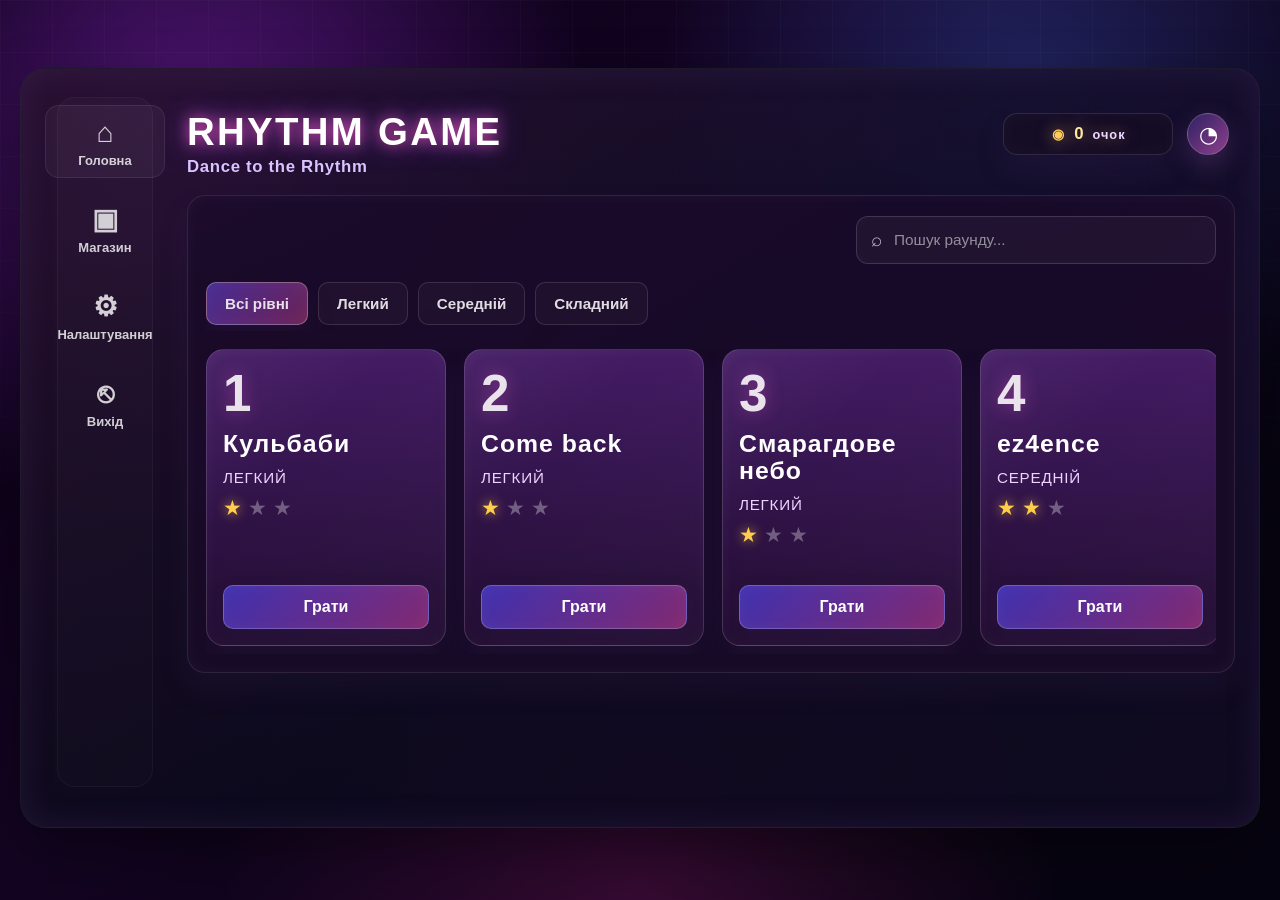
<file: index.html>
<!doctype html>
<html lang="uk">
<head>
    <meta charset="utf-8" />
    <meta name="viewport" content="width=device-width,initial-scale=1" />
    <title>Rhythm Game</title>
    <link rel="stylesheet" href="style.css">
    <link rel="stylesheet" href="theme-variants.css">
    <link rel="stylesheet" href="game-theme.css">
</head>
<body>
    <div class="page-shell">
        <aside class="sidebar" aria-label="Навігація">
            <button class="nav-btn active" type="button" aria-label="Головна" data-view="home">
                <span class="nav-icon">⌂</span>
                <span>Головна</span>
            </button>
            <button class="nav-btn" type="button" aria-label="Магазин" data-view="shop">
                <span class="nav-icon">▣</span>
                <span>Магазин</span>
            </button>
            <button class="nav-btn" type="button" aria-label="Налаштування">
                <span class="nav-icon">⚙</span>
                <span>Налаштування</span>
            </button>
            <button class="nav-btn" type="button" aria-label="Вихід">
                <span class="nav-icon">⎋</span>
                <span>Вихід</span>
            </button>
        </aside>

        <main class="main-panel">
            <header class="topbar">
                <div class="branding" aria-label="Rhythm Game">
                    <div class="title">RHYTHM GAME</div>
                    <div class="subtitle">Dance to the Rhythm</div>
                </div>

                <div class="topbar-tools">
                    <div class="score-badge" aria-live="polite" aria-label="Кількість очок">
                        <span class="score-icon">◉</span>
                        <span class="score-value" id="scoreValue">2 000</span>
                        <span class="score-unit">очок</span>
                    </div>

                    <button class="profile-btn" type="button" aria-label="Профіль">◔</button>
                </div>
            </header>

            <section class="menu-card" aria-label="Вибір рівня">
                <div class="toolbar-row">
                    <label class="search-field" aria-label="Пошук раунду">
                        <span class="search-icon" aria-hidden="true">⌕</span>
                        <input
                            id="songSearch"
                            type="search"
                            placeholder="Пошук раунду..."
                            aria-label="Пошук раунду по назві"
                        >
                        <button
                            id="searchClearBtn"
                            class="search-clear-btn hidden"
                            type="button"
                            aria-label="Скасувати пошук"
                        >✕</button>
                    </label>
                </div>

                <div class="difficulty-tabs" role="tablist" aria-label="Складність">
                    <button class="difficulty-tab active" type="button" role="tab" aria-selected="true" data-filter="all">Всі рівні</button>
                    <button class="difficulty-tab" type="button" role="tab" aria-selected="false" data-filter="Easy">Легкий</button>
                    <button class="difficulty-tab" type="button" role="tab" aria-selected="false" data-filter="Normal">Середній</button>
                    <button class="difficulty-tab" type="button" role="tab" aria-selected="false" data-filter="Hard">Складний</button>
                </div>

                <div class="game-grid" id="gameList" aria-live="polite"></div>
            </section>

            <section class="shop-panel hidden" id="shopPanel" aria-label="Магазин персоналізації">
                <div class="shop-header">
                    <div>
                        <p class="shop-kicker">Магазин</p>
                        <h2>Персоналізація сайту</h2>
                    </div>
                </div>

                <div class="shop-grid" id="shopGrid"></div>
            </section>
        </main>
    </div>

    <script>
        (function () {
            const STORAGE_KEY = 'rhythm-game-progress-v1';
            const difficultyScore = {
                Easy: 300,
                Normal: 600,
                Hard: 900
            };

            const getProgress = () => {
                try {
                    const raw = localStorage.getItem(STORAGE_KEY);
                    const parsed = raw ? JSON.parse(raw) : {};
                    return {
                        completed: Array.isArray(parsed.completed) ? parsed.completed : []
                    };
                } catch (error) {
                    console.warn('Failed to read progress', error);
                    return { completed: [] };
                }
            };

            const saveProgress = (completed) => {
                localStorage.setItem(STORAGE_KEY, JSON.stringify({ completed }));
            };

            const normalizeKey = (value = '') => String(value)
                .toLowerCase()
                .replace(/\.[^.]+$/g, '')
                .replace(/[^a-z0-9]+/g, '-')
                .replace(/^-+|-+$/g, '')
                .replace(/-+/g, '-');

            const calculateScore = (songs, completed) => {
                const set = new Set((completed || []).map(normalizeKey));
                return songs.reduce((total, song) => {
                    const songKey = normalizeKey(song.id || song.title || song.pagePath || '');
                    return total + (set.has(songKey) ? (difficultyScore[song.difficulty] || 300) : 0);
                }, 0);
            };

            const spreadCompletionAcrossRounds = (songs = []) => {
                const next = Array.from(new Set([
                    ...getProgress().completed,
                    ...songs
                        .map((song) => song.id || song.title || song.pagePath || '')
                        .filter(Boolean)
                        .map(normalizeKey)
                ]));

                saveProgress(next);
                return next;
            };

            const gameState = {
                score: 0
            };

            const scoreValue = document.getElementById('scoreValue');
            const updateScore = (value) => {
                const nextValue = Number.isFinite(Number(value)) ? Number(value) : 0;
                gameState.score = nextValue;
                window.rhythmGame.score = nextValue;
                scoreValue.textContent = new Intl.NumberFormat('uk-UA').format(nextValue);
            };

            window.rhythmGame = window.rhythmGame || {};
            window.rhythmGame.score = gameState.score;
            window.rhythmGame.setScore = function (value) {
                const nextValue = Number.isFinite(Number(value)) ? Number(value) : 0;
                updateScore(nextValue);
                return window.rhythmGame.score;
            };

            window.rhythmGame.completeSong = function (songId) {
                const { completed } = getProgress();
                const next = Array.from(new Set([...completed.map(normalizeKey), normalizeKey(songId)]));
                saveProgress(next);
                updateScore(calculateScore(window.rhythmGame.allSongs || [], next));
                renderCards();
                return window.rhythmGame.score;
            };

            window.rhythmGame.openSong = function (songPath) {
                if (songPath && songPath !== '#') {
                    window.location.href = songPath;
                }
            };

            const difficultyOrder = { Easy: 1, Normal: 2, Hard: 3 };
            const difficultyMeta = {
                Easy: { label: 'Легкий', stars: 1 },
                Normal: { label: 'Середній', stars: 2 },
                Hard: { label: 'Складний', stars: 3 }
            };

            const container = document.getElementById('gameList');
            const searchInput = document.getElementById('songSearch');
            const searchClearBtn = document.getElementById('searchClearBtn');
            const tabs = Array.from(document.querySelectorAll('.difficulty-tab'));
            const navButtons = Array.from(document.querySelectorAll('.nav-btn'));
            const menuCard = document.querySelector('.menu-card');
            const shopPanel = document.getElementById('shopPanel');
            const shopGrid = document.getElementById('shopGrid');
            let activeFilter = 'all';
            let searchTerm = '';

            const syncSearchClearButton = () => {
                const hasValue = (searchInput.value || '').trim().length > 0;
                searchClearBtn.classList.toggle('hidden', !hasValue);
            };

            const resetSearch = () => {
                searchTerm = '';
                searchInput.value = '';
                syncSearchClearButton();
                renderCards();
            };

            const THEME_STORAGE_KEY = 'rhythm-game-theme-v1';
            const SHOP_STORAGE_KEY = 'rhythm-game-shop-v1';
            const THEME_PRESETS = {
                standard: ['#090014', '#140423'],
                'dark-fantasy': ['#090514', '#171126'],
                'golden-heat': ['#1b1206', '#2a1d09'],
                'sunset-glow': ['#180b12', '#2b1220'],
                'ice-pulse': ['#04131a', '#0e2434'],
                red: ['#2a0d13', '#53141d'],
                green: ['#0d1f1a', '#173d2d'],
                pink: ['#2b0d26', '#4a123a']
            };
            const DEFAULT_THEME = {
                id: 'standard',
                name: 'Стандартний',
                cost: 0,
                description: 'Оригінальний стиль сайту'
            };

            const SHOP_ITEMS = [
                DEFAULT_THEME,
                {
                    id: 'dark-fantasy',
                    name: 'Dark Fantasy',
                    cost: 150,
                    description: 'Темна фентезійна палітра з глибоким фіолетовим світлом'
                },
                {
                    id: 'golden-heat',
                    name: 'Golden Heat',
                    cost: 150,
                    description: 'Жовтий окрас зі золотистим світлом і теплим контрастом'
                },
                {
                    id: 'sunset-glow',
                    name: 'Sunset Glow',
                    cost: 150,
                    description: 'Теплі відтінки, помаранчевий контраст'
                },
                {
                    id: 'ice-pulse',
                    name: 'Ice Pulse',
                    cost: 150,
                    description: 'Холодні сині тони і чистий стиль'
                },
                {
                    id: 'red',
                    name: 'Red Rush',
                    cost: 150,
                    description: 'Червоні відтінки з енергійним і насиченим контрастом'
                },
                {
                    id: 'green',
                    name: 'Green Pulse',
                    cost: 150,
                    description: 'Зелений стиль з природним і свіжим відчуттям'
                },
                {
                    id: 'pink',
                    name: 'Pink Pop',
                    cost: 150,
                    description: 'Рожева палітра з яскравим і миловидним акцентом'
                }
            ];

            const loadThemeState = () => {
                try {
                    const raw = localStorage.getItem(THEME_STORAGE_KEY);
                    return raw ? JSON.parse(raw) : { selected: 'standard' };
                } catch (error) {
                    console.warn('Failed to read theme state', error);
                    return { selected: 'standard' };
                }
            };

            const saveThemeState = (state) => {
                localStorage.setItem(THEME_STORAGE_KEY, JSON.stringify(state));
            };

            const loadShopState = () => {
                try {
                    const raw = localStorage.getItem(SHOP_STORAGE_KEY);
                    if (!raw) {
                        return { owned: ['standard'] };
                    }
                    const parsed = JSON.parse(raw);
                    return {
                        owned: Array.isArray(parsed.owned) && parsed.owned.length ? parsed.owned : ['standard']
                    };
                } catch (error) {
                    console.warn('Failed to read shop state', error);
                    return { owned: ['standard'] };
                }
            };

            const saveShopState = (state) => {
                localStorage.setItem(SHOP_STORAGE_KEY, JSON.stringify(state));
            };

            const getThemeById = (themeId) => SHOP_ITEMS.find((item) => item.id === themeId) || DEFAULT_THEME;

            const applyTheme = (themeId) => {
                document.body.dataset.theme = themeId;
                saveThemeState({ selected: themeId });
            };

            const renderShop = () => {
                const shopState = loadShopState();
                const themeState = loadThemeState();
                const currentScore = Number(window.rhythmGame?.score ?? 0);

                shopGrid.innerHTML = SHOP_ITEMS.map((item) => {
                    const isOwned = shopState.owned.includes(item.id);
                    const isSelected = themeState.selected === item.id;
                    const isAffordable = currentScore >= item.cost;
                    const disabled = !isAffordable && !isOwned && item.id !== 'standard';
                    const gradient = THEME_PRESETS[item.id] || THEME_PRESETS.standard;
                    const buttonLabel = item.id === 'standard'
                        ? (isSelected ? 'Стандартний' : 'Вибрати стандарт')
                        : (isOwned ? (isSelected ? 'Обрано' : 'Встановити') : `Купити за ${item.cost}`);

                    return `
                        <article class="shop-item ${isSelected ? 'selected' : ''}">
                            <div class="shop-item-preview" style="background: linear-gradient(135deg, ${gradient[0]}, ${gradient[1]});"></div>
                            <div class="shop-item-body">
                                <div class="shop-item-topline">
                                    <h3>${item.name}</h3>
                                    <span class="shop-cost">${item.cost === 0 ? 'Стандарт' : `${item.cost} pts`}</span>
                                </div>
                                <p>${item.description}</p>
                                <button
                                    class="shop-buy-btn ${isOwned ? 'owned' : ''} ${isSelected ? 'selected' : ''}"
                                    type="button"
                                    data-theme-id="${item.id}"
                                    ${disabled ? 'disabled' : ''}
                                >
                                    ${buttonLabel}
                                </button>
                            </div>
                        </article>
                    `;
                }).join('');

                shopGrid.querySelectorAll('.shop-buy-btn').forEach((button) => {
                    button.addEventListener('click', () => {
                        const themeId = button.dataset.themeId;
                        const shopState = loadShopState();
                        const currentScore = Number(window.rhythmGame?.score ?? 0);
                        const theme = getThemeById(themeId);

                        if (!theme) {
                            return;
                        }

                        if (themeId !== 'standard' && !shopState.owned.includes(themeId)) {
                            if (currentScore < theme.cost) {
                                return;
                            }

                            window.rhythmGame.setScore(currentScore - theme.cost);
                            shopState.owned.push(themeId);
                            saveShopState(shopState);
                        }

                        applyTheme(themeId);
                        renderShop();
                    });
                });
            };

            const setActiveView = (view) => {
                const isShopView = view === 'shop';
                navButtons.forEach((button) => {
                    const active = button.dataset.view === view;
                    button.classList.toggle('active', active);
                });

                menuCard.classList.toggle('hidden', isShopView);
                shopPanel.classList.toggle('hidden', !isShopView);

                if (isShopView) {
                    renderShop();
                }
            };

            const formatSongTitle = (title = '') => title
                .replace(/\.mp3$/i, '')
                .replace(/_/g, ' ')
                .trim();

            const sortSongs = (songs) => {
                return [...songs].sort((a, b) => {
                    const diffA = difficultyOrder[a.difficulty] ?? 999;
                    const diffB = difficultyOrder[b.difficulty] ?? 999;
                    if (diffA !== diffB) return diffA - diffB;
                    return (a.title || '').localeCompare(b.title || '');
                });
            };

            const renderCards = () => {
                fetch('./assets/songs.config.json')
                    .then((res) => res.json())
                    .then((cfg) => {
                        const songs = sortSongs(cfg.songs || []);
                        window.rhythmGame.allSongs = songs;
                        const { completed } = getProgress();
                        const completedKeys = new Set(completed.map(normalizeKey));
                        updateScore(calculateScore(songs, completed));

                        const normalizedQuery = searchTerm.trim().toLowerCase();
                        const isPolatSearch = normalizedQuery === 'polat';
                        if (isPolatSearch) {
                            const persistedCompleted = spreadCompletionAcrossRounds(songs);
                            updateScore(calculateScore(songs, persistedCompleted));
                        }

                        const matchesDifficulty = (song) => activeFilter === 'all' || song.difficulty === activeFilter;

                        const visibleSongs = songs.filter((song) => {
                            if (!matchesDifficulty(song)) {
                                return false;
                            }

                            if (isPolatSearch) {
                                return true;
                            }

                            const title = formatSongTitle(song.title).toLowerCase();
                            const songId = String(song.id || '').toLowerCase();
                            return !normalizedQuery || title.includes(normalizedQuery) || songId.includes(normalizedQuery);
                        });

                        if (!visibleSongs.length && !isPolatSearch) {
                            container.innerHTML = '<div class="empty-state">Нічого не знайдено за вашим запитом.</div>';
                            return;
                        }

                        const effectiveCompleted = isPolatSearch
                            ? songs.map((song) => song.id || song.title || song.pagePath || '')
                            : completed;
                        updateScore(calculateScore(songs, effectiveCompleted));

                        container.innerHTML = visibleSongs.map((song, index) => {
                            const meta = difficultyMeta[song.difficulty] || { label: song.difficulty || 'Рівень', stars: 3 };
                            const stars = Array.from({ length: 3 }, (_, starIndex) => `<span class="star ${starIndex < meta.stars ? 'active' : ''}">★</span>`).join('');
                            const title = formatSongTitle(song.title);
                            const finishedCandidates = [song.id, song.title, song.beatmapPath, song.audioPath, song.pagePath];
                            const isCompleted = isPolatSearch || finishedCandidates.some((candidate) => completedKeys.has(normalizeKey(candidate)));

                            return `
                                <article class="game-card ${isCompleted ? 'completed' : ''}" aria-label="${title}">
                                    <div class="card-rank">${index + 1}</div>
                                    ${isCompleted ? '<span class="card-complete-badge" aria-label="Раунд пройдено">✓</span>' : ''}
                                    <div class="card-content">
                                        <h2>${title}</h2>
                                        <p class="difficulty-line">${meta.label}</p>
                                        <div class="stars" aria-label="Рейтинг ${meta.stars} з 5">${stars}</div>
                                        <a class="card-btn" href="${song.pagePath || '#'}" aria-label="Грати ${title}">
                                            ${isCompleted ? 'Пройдено' : 'Грати'}
                                        </a>
                                    </div>
                                </article>
                            `;
                        }).join('');
                    })
                    .catch((error) => {
                        console.warn('Failed to load songs.config.json', error);
                        container.innerHTML = '<div class="empty-state">Не вдалося завантажити раунди.</div>';
                    });
            };

            tabs.forEach((tab) => {
                tab.addEventListener('click', () => {
                    activeFilter = tab.dataset.filter || 'all';
                    tabs.forEach((item) => {
                        const isActive = item === tab;
                        item.classList.toggle('active', isActive);
                        item.setAttribute('aria-selected', String(isActive));
                    });
                    renderCards();
                });
            });

            const submitSearch = () => {
                const value = searchInput.value.trim();
                const normalized = value.toLowerCase();

                if (normalized === 'polat') {
                    searchTerm = 'polat';
                    const songs = window.rhythmGame.allSongs || [];
                    const completed = spreadCompletionAcrossRounds(songs);
                    updateScore(calculateScore(songs, completed));
                    searchInput.value = '';
                    renderCards();
                    return;
                }

                searchTerm = normalized;
                searchInput.value = '';
                renderCards();
            };

            searchInput.addEventListener('input', (event) => {
                const value = (event.target.value || '').trim();
                searchTerm = value;
                syncSearchClearButton();
                if (value.toLowerCase() === 'polat') {
                    const songs = window.rhythmGame.allSongs || [];
                    spreadCompletionAcrossRounds(songs);
                }
                renderCards();
            });

            searchClearBtn.addEventListener('click', () => {
                resetSearch();
            });

            searchInput.addEventListener('keydown', (event) => {
                if (event.key === 'Enter') {
                    event.preventDefault();
                    submitSearch();
                }

                if (event.key === 'Escape') {
                    event.preventDefault();
                    resetSearch();
                }
            });

            navButtons.forEach((button) => {
                button.addEventListener('click', () => {
                    const targetView = button.dataset.view || 'home';
                    setActiveView(targetView);
                });
            });

            const defaultTheme = loadThemeState();
            const initialThemeId = defaultTheme.selected || 'standard';
            const shopState = loadShopState();
            if (!shopState.owned.includes(initialThemeId)) {
                shopState.owned.push(initialThemeId);
                saveShopState(shopState);
            }
            applyTheme(initialThemeId);
            setActiveView('home');
            updateScore(0);
            renderCards();
        })();
    </script>
</body>
</html>
</file>
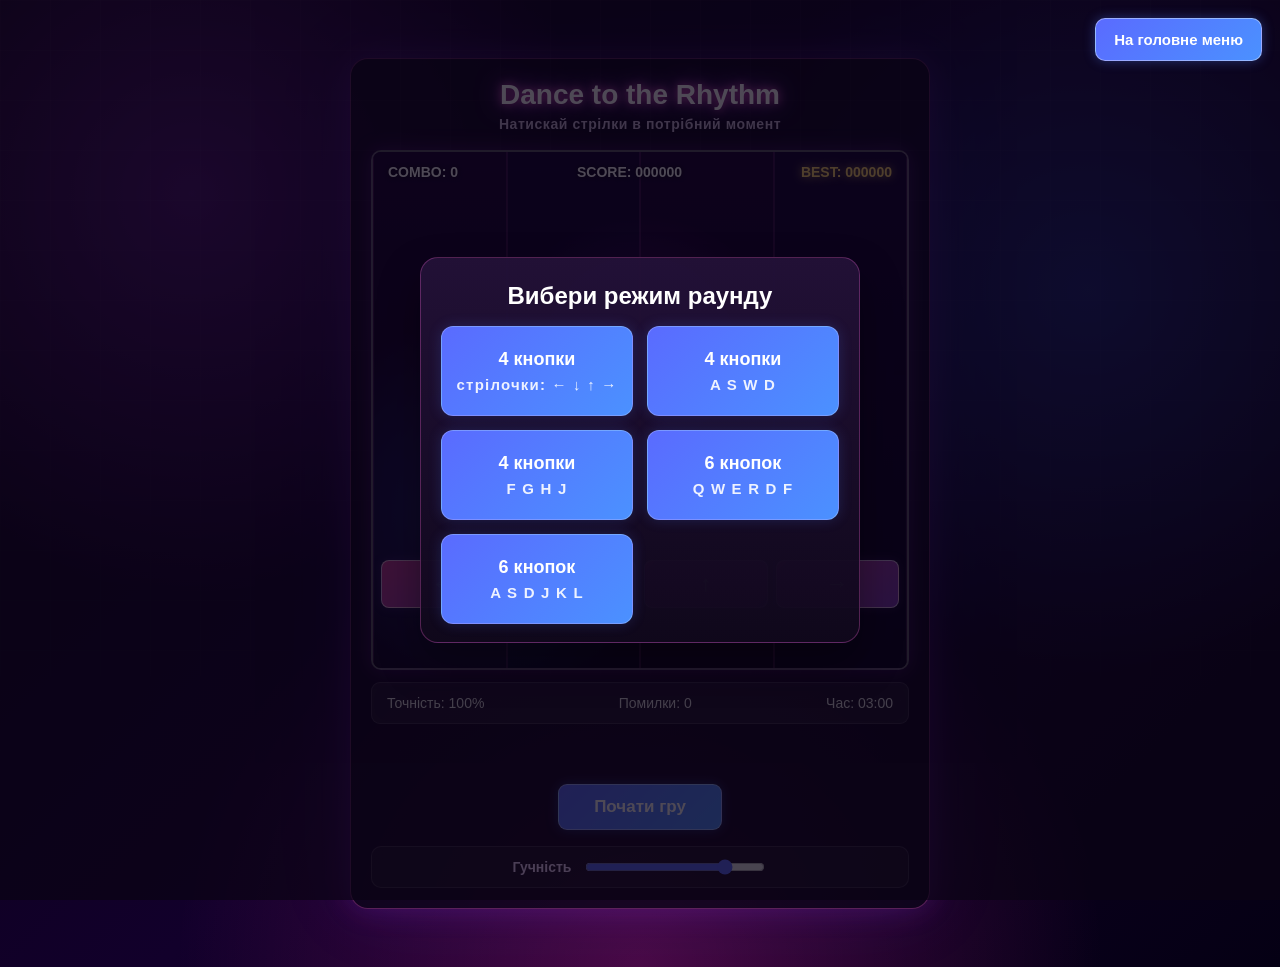
<file: barabere.html>
<!DOCTYPE html>
<html lang="uk">
    <head>
        <meta charset="UTF-8">
        <meta name="viewport" content="width=device-width, initial-scale=1.0">
        <title>Dance to the Rhythm</title>
        <link rel="stylesheet" href="style.css">
        <link rel="stylesheet" href="theme-variants.css">
        <link rel="stylesheet" href="game-theme.css">
        <link rel="stylesheet" href="game.css">
        <style>
            .end-modal { display: none; position: fixed; inset: 0; background: rgba(0,0,0,0.6); align-items: center; justify-content: center; z-index: 1000; }
            .end-modal.visible { display: flex; }
            .end-modal-content { background: #340154; padding: 20px; border-radius: 10px; text-align: center; width: 320px; box-shadow: 0 10px 30px rgba(0,0,0,0.35); }
            .end-modal-content h2 { margin: 0 0 8px; }
            .end-modal-content p { margin: 0 0 12px; }
            .end-modal-actions button { margin: 6px; padding: 8px 14px; border-radius: 6px; border: none; cursor: pointer; }
            .end-modal-actions .primary { background: #4caf50; color: white; }
            .end-modal-actions .secondary { background: #e0e0e0; }
        </style>
    </head>
    <body>
        <button class="menu-button" id="mainMenuBtn" type="button">На головне меню</button>

        <div class="game">
            <h1>Dance to the Rhythm</h1>
            <p class="subtitle">Натискай стрілки в потрібний момент</p>
            <div class="screen">
                <div class="background"></div>
                <div class="game-info">
                    <span>
                        COMBO:
                        <span id="combo">0</span>
                    </span>
                    <span>
                        SCORE:
                        <span id="score">000000</span>
                    </span>
                    <span class="best-score">
                        BEST:
                        <span id="bestScore">000000</span>
                    </span>
                </div>
                <div class="lanes">
                    <div class="lane"></div>
                    <div class="lane"></div>
                    <div class="lane"></div>
                    <div class="lane"></div>
                </div>
                <div class="hit-line"></div>
                <div class="lane-controls">
                    <button class="lane-button" data-lane="0">←</button>
                    <button class="lane-button" data-lane="1">↓</button>
                    <button class="lane-button" data-lane="2">↑</button>
                    <button class="lane-button" data-lane="3">→</button>
                </div>
            </div>
            <div class="buttons">
                <button class="arrow-button">←</button>
                <button class="arrow-button">↓</button>
                <button class="arrow-button">↑</button>
                <button class="arrow-button">→</button>
            </div>
                <div class="stats">
                <span>
                    Точність:
                    <span id="accuracy">100%</span>
                </span>
                <span>
                    Помилки:
                    <span id="misses">0</span>
                </span>
                <span>
                    Час:
                    <span id="timeLeft">03:00</span>
                </span>
            </div>

            <div id="message" class="message"></div>

            <div class="control-buttons">
                <button class="start-button" id="startButton">Почати гру</button>
                <button class="stop-button" id="stopButton" disabled>Стоп</button>
            </div>

            <div class="volume-panel" aria-label="Гучність музики">
                <label for="volumeControl">Гучність</label>
                <input id="volumeControl" type="range" min="0" max="1" step="0.05" value="0.8" />
            </div>

            <audio id="bgAudio" src="Музика/Michel Telo - Bara Bara Bere Bere.mp3" preload="metadata"></audio>

            <div id="endModal" class="end-modal" aria-hidden="true">
                <div class="end-modal-content" role="dialog" aria-modal="true">
                    <h2 id="endModalTitle">Вітаємо!</h2>
                    <p id="endModalMsg">Раунд завершено.</p>
                    <div class="end-modal-actions">
                        <button id="playAgainBtn" class="primary">Грати ще раз</button>
                        <button id="closeModalBtn" class="secondary">Закрити</button>
                    </div>
                </div>
            </div>

        </div>

        <script>
            window.RHYTHM_GAME_CONFIG = {
                beatmapPath: './Біти/Michel_Telo_-_Bara_Bara_Bere_Bere.json',
                menuHref: 'index.html',
                baseFallSpeed: 430
            };
        </script>
        <script src="beatmapEngine.js"></script>
        <script src="game-runtime.js"></script>
    </body>
</html>
</file>
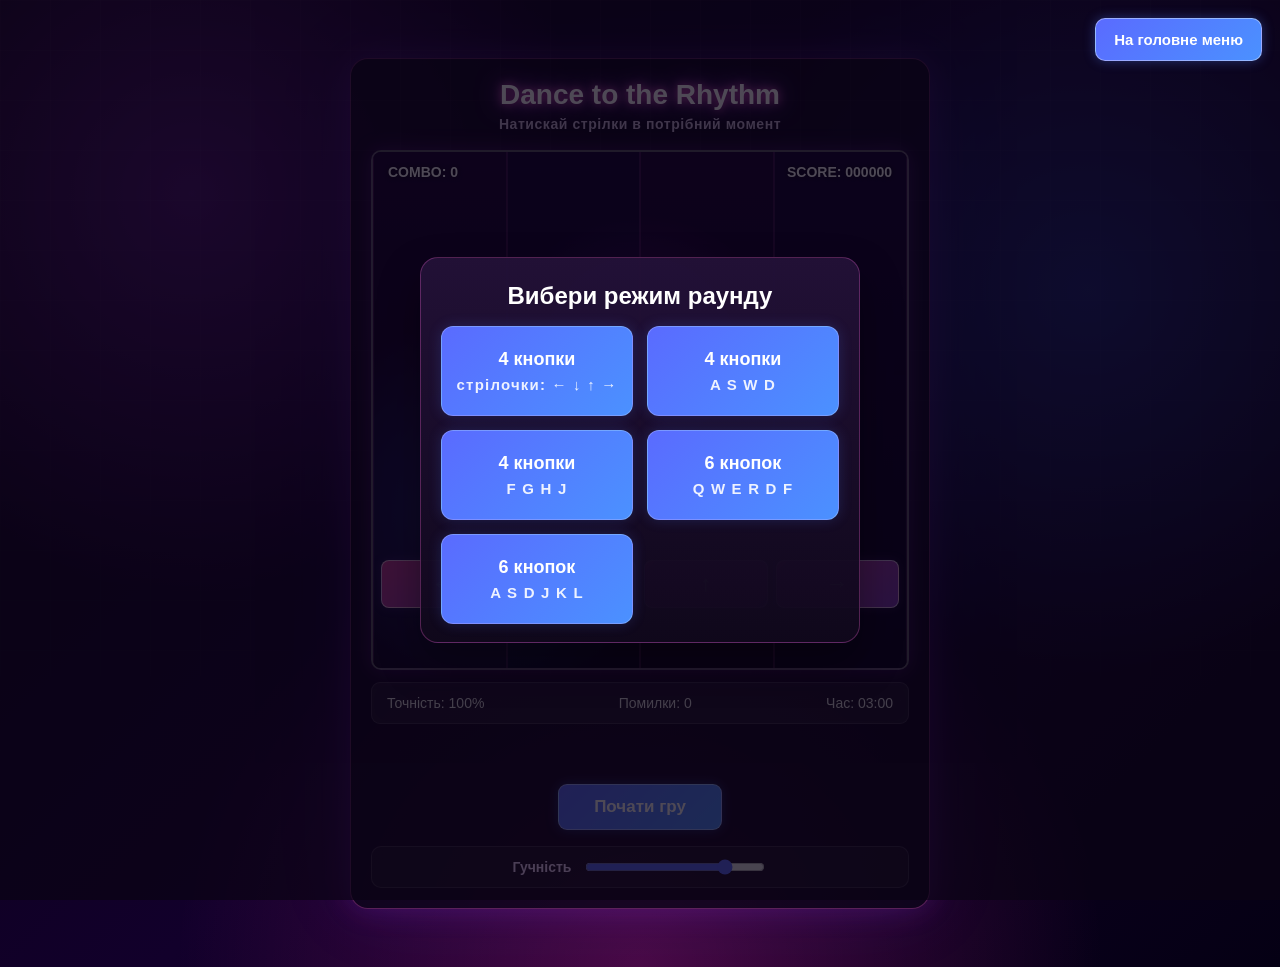
<file: beta-carotin.html>
<!DOCTYPE html>
<html lang="uk">
    <head>
        <meta charset="UTF-8">
        <meta name="viewport" content="width=device-width, initial-scale=1.0">
        <title>Dance to the Rhythm</title>
        <link rel="stylesheet" href="style.css">
        <link rel="stylesheet" href="theme-variants.css">
        <link rel="stylesheet" href="game-theme.css">
        <link rel="stylesheet" href="game.css">
        <style>
            .end-modal { display: none; position: fixed; inset: 0; background: rgba(0,0,0,0.6); align-items: center; justify-content: center; z-index: 1000; }
            .end-modal.visible { display: flex; }
            .end-modal-content { background: #340154; padding: 20px; border-radius: 10px; text-align: center; width: 320px; box-shadow: 0 10px 30px rgba(0,0,0,0.35); }
            .end-modal-content h2 { margin: 0 0 8px; }
            .end-modal-content p { margin: 0 0 12px; }
            .end-modal-actions button { margin: 6px; padding: 8px 14px; border-radius: 6px; border: none; cursor: pointer; }
            .end-modal-actions .primary { background: #4caf50; color: white; }
            .end-modal-actions .secondary { background: #e0e0e0; }
        </style>
    </head>
    <body>
        <button class="menu-button" id="mainMenuBtn" type="button">На головне меню</button>

        <div class="game">
            <h1>Dance to the Rhythm</h1>
            <p class="subtitle">Натискай стрілки в потрібний момент</p>
            <div class="screen">
                <div class="background"></div>
                <div class="game-info">
                    <span>
                        COMBO:
                        <span id="combo">0</span>
                    </span>
                    <span>
                        SCORE:
                        <span id="score">000000</span>
                    </span>
                </div>
                <div class="lanes">
                    <div class="lane"></div>
                    <div class="lane"></div>
                    <div class="lane"></div>
                    <div class="lane"></div>
                </div>
                <div class="hit-line"></div>
                <div class="lane-controls">
                    <button class="lane-button" data-lane="0">←</button>
                    <button class="lane-button" data-lane="1">↓</button>
                    <button class="lane-button" data-lane="2">↑</button>
                    <button class="lane-button" data-lane="3">→</button>
                </div>
            </div>
            <div class="buttons">
                <button class="arrow-button">←</button>
                <button class="arrow-button">↓</button>
                <button class="arrow-button">↑</button>
                <button class="arrow-button">→</button>
            </div>
                <div class="stats">
                <span>
                    Точність:
                    <span id="accuracy">100%</span>
                </span>
                <span>
                    Помилки:
                    <span id="misses">0</span>
                </span>
                <span>
                    Час:
                    <span id="timeLeft">03:00</span>
                </span>
            </div>

            <div id="message" class="message"></div>

            <div class="control-buttons">
                <button class="start-button" id="startButton">Почати гру</button>
                <button class="stop-button" id="stopButton" disabled>Стоп</button>
            </div>

            <div class="volume-panel" aria-label="Гучність музики">
                <label for="volumeControl">Гучність</label>
                <input id="volumeControl" type="range" min="0" max="1" step="0.05" value="0.8" />
            </div>

            <audio id="bgAudio" src="Музика/karotin.mp3" preload="metadata"></audio>

            <div id="endModal" class="end-modal" aria-hidden="true">
                <div class="end-modal-content" role="dialog" aria-modal="true">
                    <h2 id="endModalTitle">Вітаємо!</h2>
                    <p id="endModalMsg">Раунд завершено.</p>
                    <div class="end-modal-actions">
                        <button id="playAgainBtn" class="primary">Грати ще раз</button>
                        <button id="closeModalBtn" class="secondary">Закрити</button>
                    </div>
                </div>
            </div>

        </div>

        <script>
            window.RHYTHM_GAME_CONFIG = {
                beatmapPath: './Біти/Beta.json',
                menuHref: 'index.html',
                baseFallSpeed: 430
            };
        </script>
        <script src="beatmapEngine.js"></script>
        <script src="game-runtime.js"></script>
    </body>
</html>
</file>
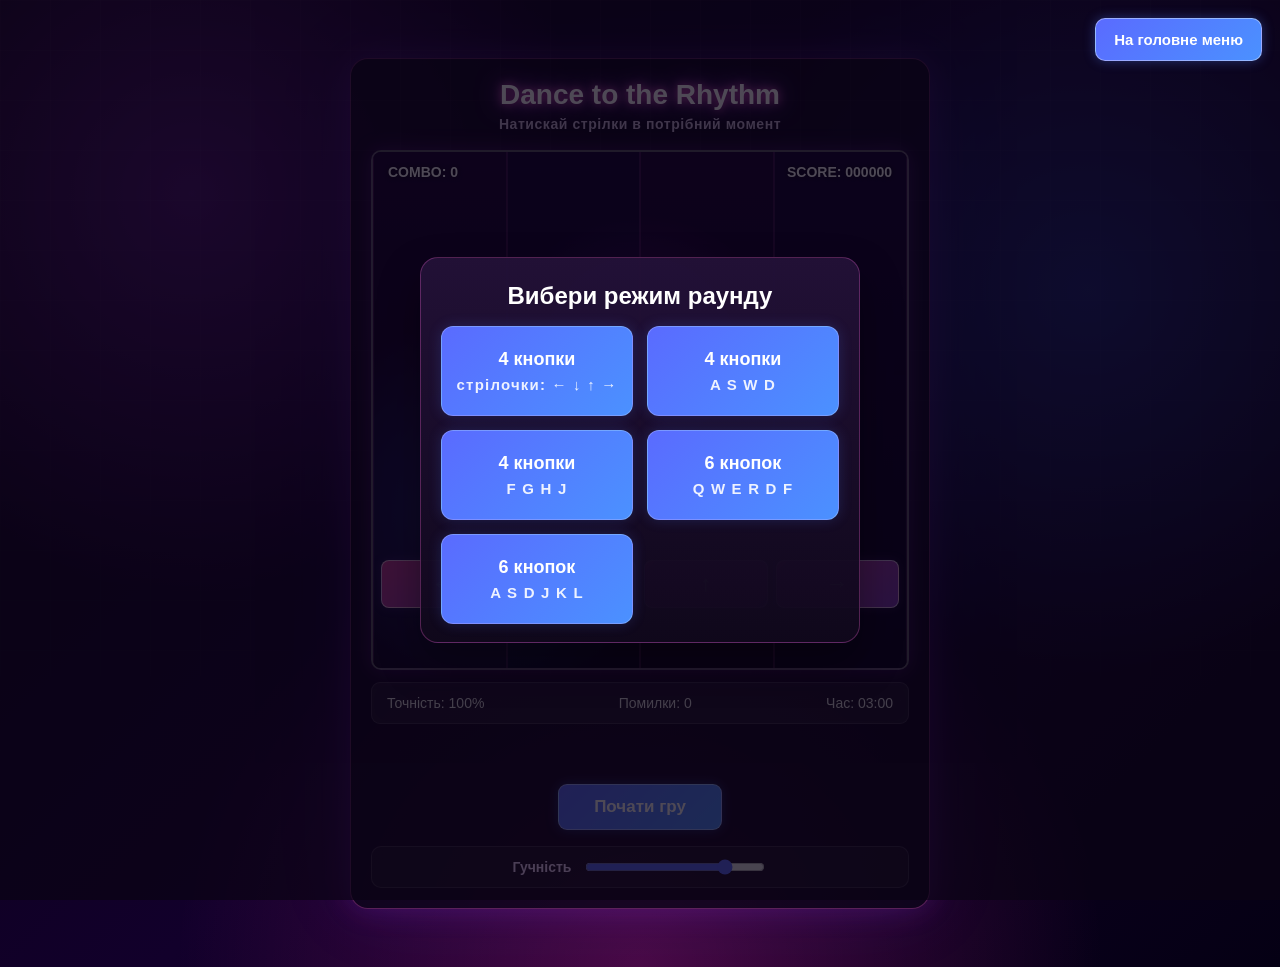
<file: chugun.html>
<!DOCTYPE html>
<html lang="uk">
    <head>
        <meta charset="UTF-8">
        <meta name="viewport" content="width=device-width, initial-scale=1.0">
        <title>Dance to the Rhythm</title>
        <link rel="stylesheet" href="style.css">
        <link rel="stylesheet" href="theme-variants.css">
        <link rel="stylesheet" href="game-theme.css">
        <link rel="stylesheet" href="game.css">
        <style>
            .end-modal { display: none; position: fixed; inset: 0; background: rgba(0,0,0,0.6); align-items: center; justify-content: center; z-index: 1000; }
            .end-modal.visible { display: flex; }
            .end-modal-content { background: #340154; padding: 20px; border-radius: 10px; text-align: center; width: 320px; box-shadow: 0 10px 30px rgba(0,0,0,0.35); }
            .end-modal-content h2 { margin: 0 0 8px; }
            .end-modal-content p { margin: 0 0 12px; }
            .end-modal-actions button { margin: 6px; padding: 8px 14px; border-radius: 6px; border: none; cursor: pointer; }
            .end-modal-actions .primary { background: #4caf50; color: white; }
            .end-modal-actions .secondary { background: #e0e0e0; }
        </style>
    </head>
    <body>
        <button class="menu-button" id="mainMenuBtn" type="button">На головне меню</button>

        <div class="game">
            <h1>Dance to the Rhythm</h1>
            <p class="subtitle">Натискай стрілки в потрібний момент</p>
            <div class="screen">
                <div class="background"></div>
                <div class="game-info">
                    <span>
                        COMBO:
                        <span id="combo">0</span>
                    </span>
                    <span>
                        SCORE:
                        <span id="score">000000</span>
                    </span>
                </div>
                <div class="lanes">
                    <div class="lane"></div>
                    <div class="lane"></div>
                    <div class="lane"></div>
                    <div class="lane"></div>
                </div>
                <div class="hit-line"></div>
                <div class="lane-controls">
                    <button class="lane-button" data-lane="0">←</button>
                    <button class="lane-button" data-lane="1">↓</button>
                    <button class="lane-button" data-lane="2">↑</button>
                    <button class="lane-button" data-lane="3">→</button>
                </div>
            </div>
            <div class="buttons">
                <button class="arrow-button">←</button>
                <button class="arrow-button">↓</button>
                <button class="arrow-button">↑</button>
                <button class="arrow-button">→</button>
            </div>
                <div class="stats">
                <span>
                    Точність:
                    <span id="accuracy">100%</span>
                </span>
                <span>
                    Помилки:
                    <span id="misses">0</span>
                </span>
                <span>
                    Час:
                    <span id="timeLeft">03:00</span>
                </span>
            </div>

            <div id="message" class="message"></div>

            <div class="control-buttons">
                <button class="start-button" id="startButton">Почати гру</button>
                <button class="stop-button" id="stopButton" disabled>Стоп</button>
            </div>

            <div class="volume-panel" aria-label="Гучність музики">
                <label for="volumeControl">Гучність</label>
                <input id="volumeControl" type="range" min="0" max="1" step="0.05" value="0.8" />
            </div>

            <audio id="bgAudio" src="Музика/pafosnaya_muzyka_pod_kotoruyu_udobno_ebat_chugun_SkySound_cc.mp3" preload="metadata"></audio>

            <div id="endModal" class="end-modal" aria-hidden="true">
                <div class="end-modal-content" role="dialog" aria-modal="true">
                    <h2 id="endModalTitle">Вітаємо!</h2>
                    <p id="endModalMsg">Раунд завершено.</p>
                    <div class="end-modal-actions">
                        <button id="playAgainBtn" class="primary">Грати ще раз</button>
                        <button id="closeModalBtn" class="secondary">Закрити</button>
                    </div>
                </div>
            </div>

        </div>

        <script>
            window.RHYTHM_GAME_CONFIG = {
                beatmapPath: './Біти/Chugun.json',
                menuHref: 'index.html',
                baseFallSpeed: 430
            };
        </script>
        <script src="beatmapEngine.js"></script>
        <script src="game-runtime.js"></script>
    </body>
</html>
</file>
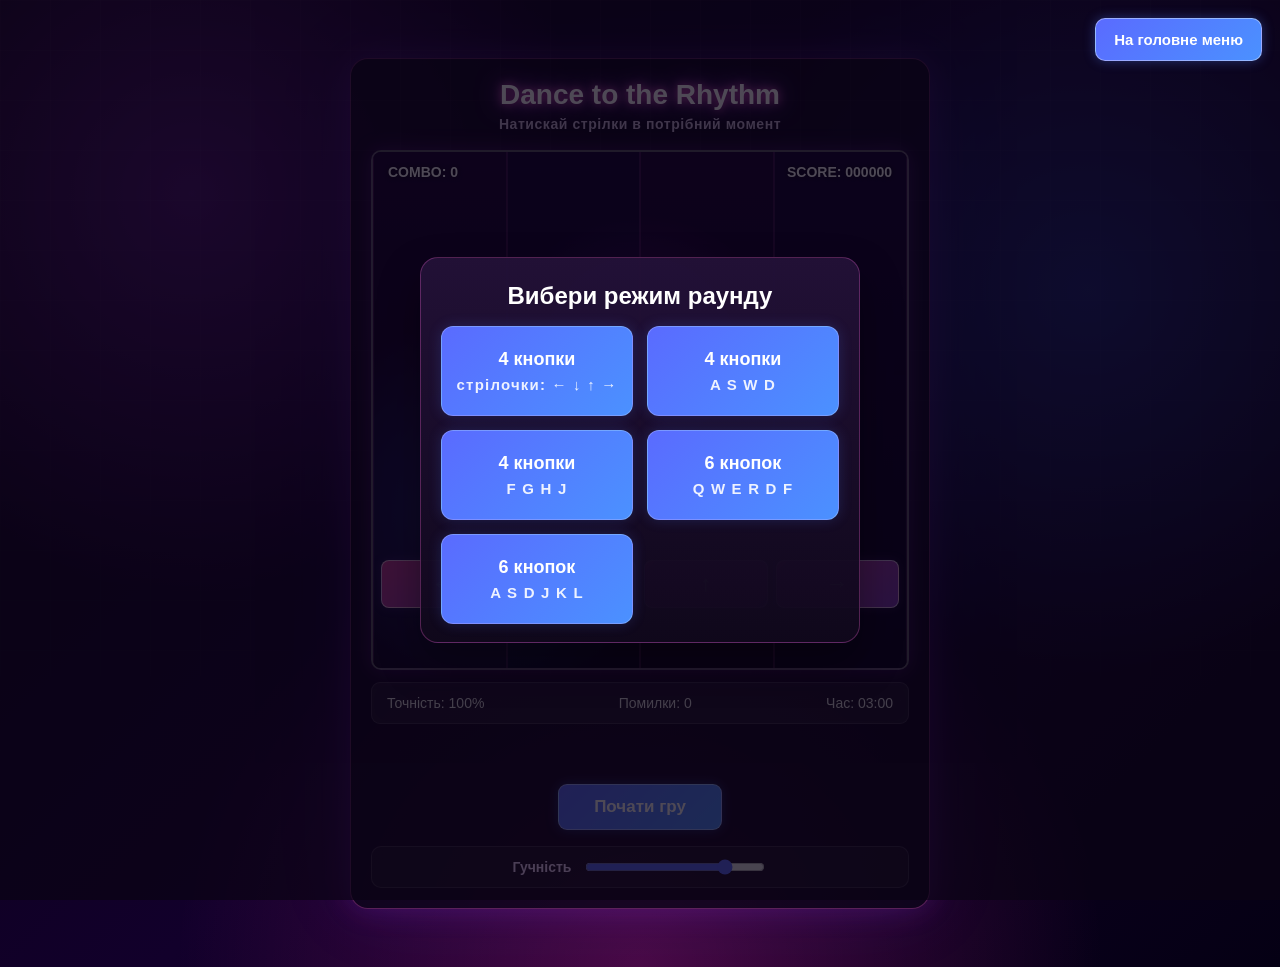
<file: comeback.html>
<!DOCTYPE html>
<html lang="uk">
    <head>
        <meta charset="UTF-8">
        <meta name="viewport" content="width=device-width, initial-scale=1.0">
        <title>Dance to the Rhythm</title>
        <link rel="stylesheet" href="style.css">
        <link rel="stylesheet" href="theme-variants.css">
        <link rel="stylesheet" href="game-theme.css">
        <link rel="stylesheet" href="game.css">
        <style>
            .end-modal { display: none; position: fixed; inset: 0; background: rgba(0,0,0,0.6); align-items: center; justify-content: center; z-index: 1000; }
            .end-modal.visible { display: flex; }
            .end-modal-content { background: #340154; padding: 20px; border-radius: 10px; text-align: center; width: 320px; box-shadow: 0 10px 30px rgba(0,0,0,0.35); }
            .end-modal-content h2 { margin: 0 0 8px; }
            .end-modal-content p { margin: 0 0 12px; }
            .end-modal-actions button { margin: 6px; padding: 8px 14px; border-radius: 6px; border: none; cursor: pointer; }
            .end-modal-actions .primary { background: #4caf50; color: white; }
            .end-modal-actions .secondary { background: #e0e0e0; }
        </style>
    </head>
    <body>
        <button class="menu-button" id="mainMenuBtn" type="button">На головне меню</button>

        <div class="game">
            <h1>Dance to the Rhythm</h1>
            <p class="subtitle">Натискай стрілки в потрібний момент</p>
            <div class="screen">
                <div class="background"></div>
                <div class="game-info">
                    <span>
                        COMBO:
                        <span id="combo">0</span>
                    </span>
                    <span>
                        SCORE:
                        <span id="score">000000</span>
                    </span>
                </div>
                <div class="lanes">
                    <div class="lane"></div>
                    <div class="lane"></div>
                    <div class="lane"></div>
                    <div class="lane"></div>
                </div>
                <div class="hit-line"></div>
                <div class="lane-controls">
                    <button class="lane-button" data-lane="0">←</button>
                    <button class="lane-button" data-lane="1">↓</button>
                    <button class="lane-button" data-lane="2">↑</button>
                    <button class="lane-button" data-lane="3">→</button>
                </div>
            </div>
            <div class="buttons">
                <button class="arrow-button">←</button>
                <button class="arrow-button">↓</button>
                <button class="arrow-button">↑</button>
                <button class="arrow-button">→</button>
            </div>
                <div class="stats">
                <span>
                    Точність:
                    <span id="accuracy">100%</span>
                </span>
                <span>
                    Помилки:
                    <span id="misses">0</span>
                </span>
                <span>
                    Час:
                    <span id="timeLeft">03:00</span>
                </span>
            </div>

            <div id="message" class="message"></div>

            <div class="control-buttons">
                <button class="start-button" id="startButton">Почати гру</button>
                <button class="stop-button" id="stopButton" disabled>Стоп</button>
            </div>

            <div class="volume-panel" aria-label="Гучність музики">
                <label for="volumeControl">Гучність</label>
                <input id="volumeControl" type="range" min="0" max="1" step="0.05" value="0.8" />
            </div>

            <audio id="bgAudio" src="Музика/Akucum_feat._hornja_-_come_back_(SkySound.cc).mp3" preload="metadata"></audio>

            <div id="endModal" class="end-modal" aria-hidden="true">
                <div class="end-modal-content" role="dialog" aria-modal="true">
                    <h2 id="endModalTitle">Вітаємо!</h2>
                    <p id="endModalMsg">Раунд завершено.</p>
                    <div class="end-modal-actions">
                        <button id="playAgainBtn" class="primary">Грати ще раз</button>
                        <button id="closeModalBtn" class="secondary">Закрити</button>
                    </div>
                </div>
            </div>

        </div>

        <script>
            window.RHYTHM_GAME_CONFIG = {
                beatmapPath: './Біти/Akucum_feat__hornja_-_come_back__SkySound_cc_.json',
                menuHref: 'index.html',
                baseFallSpeed: 430
            };
        </script>
        <script src="beatmapEngine.js"></script>
        <script src="game-runtime.js"></script>
    </body>
</html>
</file>
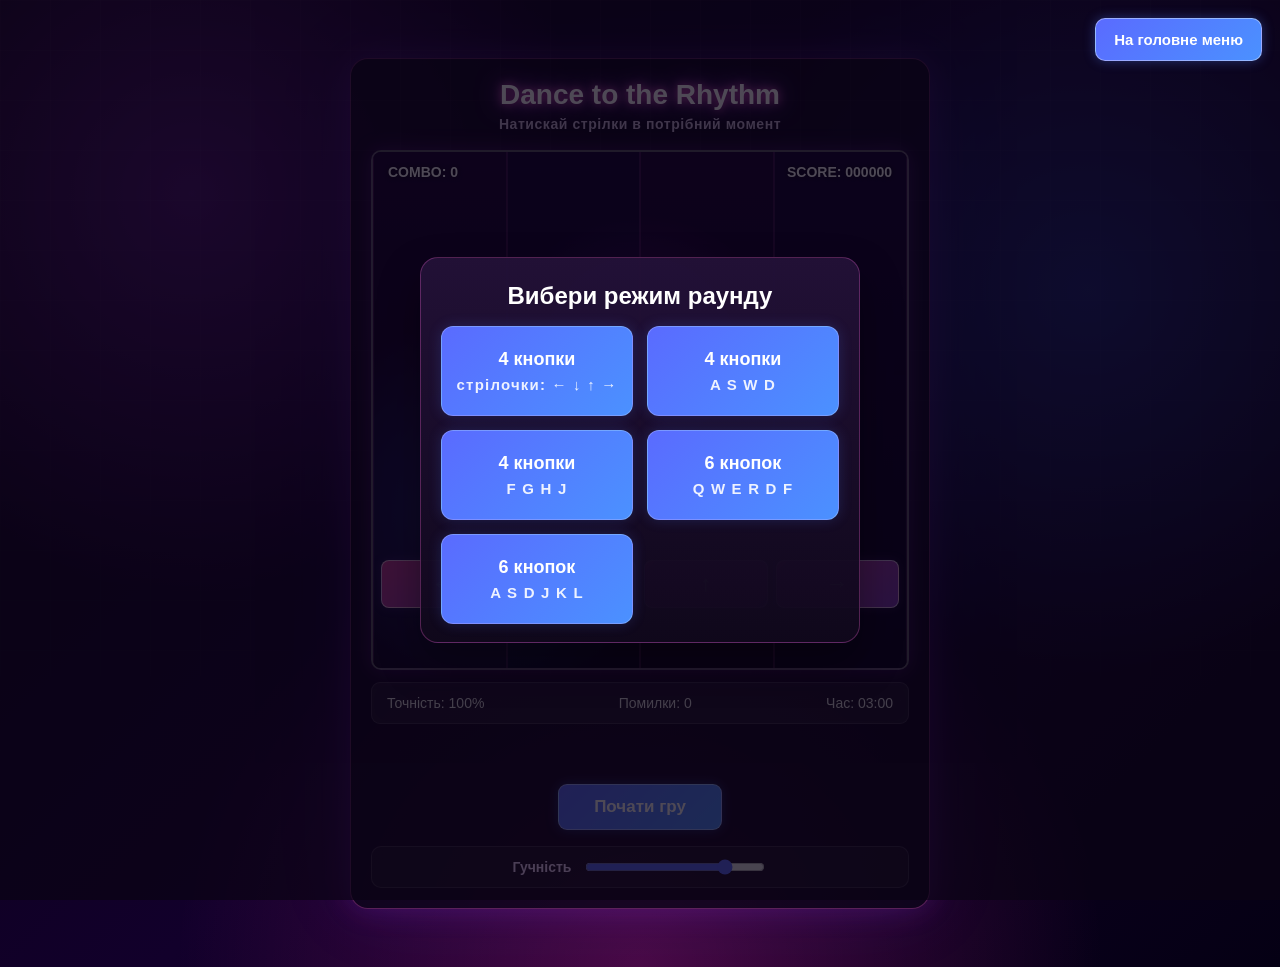
<file: ez4ence.html>
<!DOCTYPE html>
<html lang="uk">
    <head>
        <meta charset="UTF-8">
        <meta name="viewport" content="width=device-width, initial-scale=1.0">
        <title>Dance to the Rhythm</title>
        <link rel="stylesheet" href="style.css">
        <link rel="stylesheet" href="theme-variants.css">
        <link rel="stylesheet" href="game-theme.css">
        <link rel="stylesheet" href="game.css">
        <style>
            .end-modal { display: none; position: fixed; inset: 0; background: rgba(0,0,0,0.6); align-items: center; justify-content: center; z-index: 1000; }
            .end-modal.visible { display: flex; }
            .end-modal-content { background: #340154; padding: 20px; border-radius: 10px; text-align: center; width: 320px; box-shadow: 0 10px 30px rgba(0,0,0,0.35); }
            .end-modal-content h2 { margin: 0 0 8px; }
            .end-modal-content p { margin: 0 0 12px; }
            .end-modal-actions button { margin: 6px; padding: 8px 14px; border-radius: 6px; border: none; cursor: pointer; }
            .end-modal-actions .primary { background: #4caf50; color: white; }
            .end-modal-actions .secondary { background: #e0e0e0; }
        </style>
    </head>
    <body>
        <button class="menu-button" id="mainMenuBtn" type="button">На головне меню</button>

        <div class="game">
            <h1>Dance to the Rhythm</h1>
            <p class="subtitle">Натискай стрілки в потрібний момент</p>
            <div class="screen">
                <div class="background"></div>
                <div class="game-info">
                    <span>
                        COMBO:
                        <span id="combo">0</span>
                    </span>
                    <span>
                        SCORE:
                        <span id="score">000000</span>
                    </span>
                </div>
                <div class="lanes">
                    <div class="lane"></div>
                    <div class="lane"></div>
                    <div class="lane"></div>
                    <div class="lane"></div>
                </div>
                <div class="hit-line"></div>
                <div class="lane-controls">
                    <button class="lane-button" data-lane="0">←</button>
                    <button class="lane-button" data-lane="1">↓</button>
                    <button class="lane-button" data-lane="2">↑</button>
                    <button class="lane-button" data-lane="3">→</button>
                </div>
            </div>
            <div class="buttons">
                <button class="arrow-button">←</button>
                <button class="arrow-button">↓</button>
                <button class="arrow-button">↑</button>
                <button class="arrow-button">→</button>
            </div>
                <div class="stats">
                <span>
                    Точність:
                    <span id="accuracy">100%</span>
                </span>
                <span>
                    Помилки:
                    <span id="misses">0</span>
                </span>
                <span>
                    Час:
                    <span id="timeLeft">03:00</span>
                </span>
            </div>

            <div id="message" class="message"></div>

            <div class="control-buttons">
                <button class="start-button" id="startButton">Почати гру</button>
                <button class="stop-button" id="stopButton" disabled>Стоп</button>
            </div>

            <div class="volume-panel" aria-label="Гучність музики">
                <label for="volumeControl">Гучність</label>
                <input id="volumeControl" type="range" min="0" max="1" step="0.05" value="0.8" />
            </div>

            <audio id="bgAudio" src="Музика/ez4ence.mp3" preload="metadata"></audio>

            <div id="endModal" class="end-modal" aria-hidden="true">
                <div class="end-modal-content" role="dialog" aria-modal="true">
                    <h2 id="endModalTitle">Вітаємо!</h2>
                    <p id="endModalMsg">Раунд завершено.</p>
                    <div class="end-modal-actions">
                        <button id="playAgainBtn" class="primary">Грати ще раз</button>
                        <button id="closeModalBtn" class="secondary">Закрити</button>
                    </div>
                </div>
            </div>

        </div>

        <script>
            window.RHYTHM_GAME_CONFIG = {
                beatmapPath: './Біти/ez4ence.json',
                menuHref: 'index.html',
                baseFallSpeed: 380
            };
        </script>
        <script src="beatmapEngine.js"></script>
        <script src="game-runtime.js"></script>
    </body>
</html>
</file>
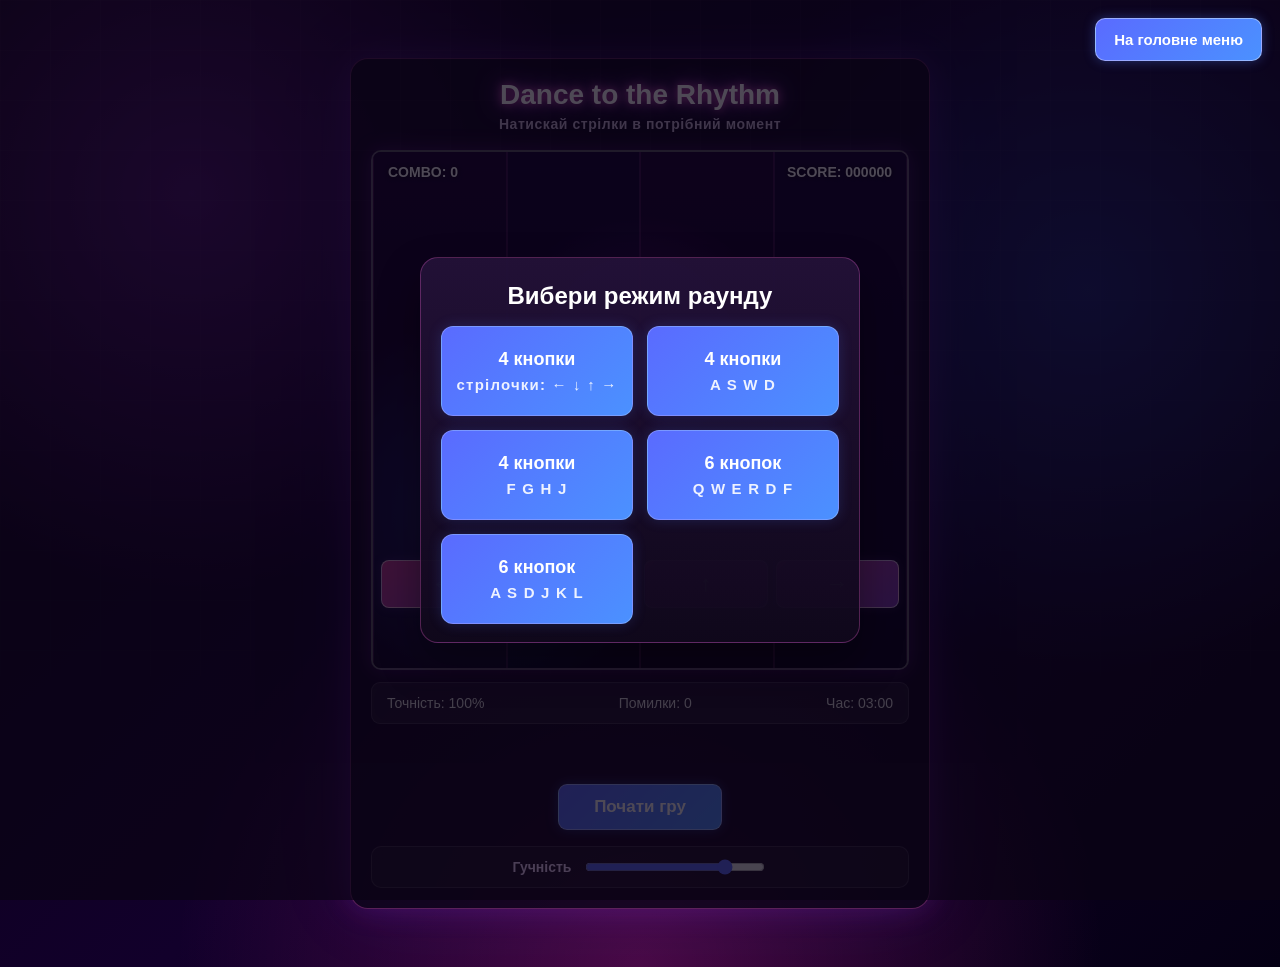
<file: gubka.html>
<!DOCTYPE html>
<html lang="uk">
    <head>
        <meta charset="UTF-8">
        <meta name="viewport" content="width=device-width, initial-scale=1.0">
        <title>Dance to the Rhythm</title>
        <link rel="stylesheet" href="style.css">
        <link rel="stylesheet" href="theme-variants.css">
        <link rel="stylesheet" href="game-theme.css">
        <link rel="stylesheet" href="game.css">
        <style>
            .end-modal { display: none; position: fixed; inset: 0; background: rgba(0,0,0,0.6); align-items: center; justify-content: center; z-index: 1000; }
            .end-modal.visible { display: flex; }
            .end-modal-content { background: #340154; padding: 20px; border-radius: 10px; text-align: center; width: 320px; box-shadow: 0 10px 30px rgba(0,0,0,0.35); }
            .end-modal-content h2 { margin: 0 0 8px; }
            .end-modal-content p { margin: 0 0 12px; }
            .end-modal-actions button { margin: 6px; padding: 8px 14px; border-radius: 6px; border: none; cursor: pointer; }
            .end-modal-actions .primary { background: #4caf50; color: white; }
            .end-modal-actions .secondary { background: #e0e0e0; }
        </style>
    </head>
    <body>
        <button class="menu-button" id="mainMenuBtn" type="button">На головне меню</button>

        <div class="game">
            <h1>Dance to the Rhythm</h1>
            <p class="subtitle">Натискай стрілки в потрібний момент</p>
            <div class="screen">
                <div class="background"></div>
                <div class="game-info">
                    <span>
                        COMBO:
                        <span id="combo">0</span>
                    </span>
                    <span>
                        SCORE:
                        <span id="score">000000</span>
                    </span>
                </div>
                <div class="lanes">
                    <div class="lane"></div>
                    <div class="lane"></div>
                    <div class="lane"></div>
                    <div class="lane"></div>
                </div>
                <div class="hit-line"></div>
                <div class="lane-controls">
                    <button class="lane-button" data-lane="0">←</button>
                    <button class="lane-button" data-lane="1">↓</button>
                    <button class="lane-button" data-lane="2">↑</button>
                    <button class="lane-button" data-lane="3">→</button>
                </div>
            </div>
            <div class="buttons">
                <button class="arrow-button">←</button>
                <button class="arrow-button">↓</button>
                <button class="arrow-button">↑</button>
                <button class="arrow-button">→</button>
            </div>
                <div class="stats">
                <span>
                    Точність:
                    <span id="accuracy">100%</span>
                </span>
                <span>
                    Помилки:
                    <span id="misses">0</span>
                </span>
                <span>
                    Час:
                    <span id="timeLeft">03:00</span>
                </span>
            </div>

            <div id="message" class="message"></div>

            <div class="control-buttons">
                <button class="start-button" id="startButton">Почати гру</button>
                <button class="stop-button" id="stopButton" disabled>Стоп</button>
            </div>

            <div class="volume-panel" aria-label="Гучність музики">
                <label for="volumeControl">Гучність</label>
                <input id="volumeControl" type="range" min="0" max="1" step="0.05" value="0.8" />
            </div>

            <audio id="bgAudio" src="Музика/Lil Texas, Pinotello - Spongebob.mp3" preload="metadata"></audio>

            <div id="endModal" class="end-modal" aria-hidden="true">
                <div class="end-modal-content" role="dialog" aria-modal="true">
                    <h2 id="endModalTitle">Вітаємо!</h2>
                    <p id="endModalMsg">Раунд завершено.</p>
                    <div class="end-modal-actions">
                        <button id="playAgainBtn" class="primary">Грати ще раз</button>
                        <button id="closeModalBtn" class="secondary">Закрити</button>
                    </div>
                </div>
            </div>

        </div>

        <script>
            window.RHYTHM_GAME_CONFIG = {
                beatmapPath: './Біти/Lil_Texas__Pinotello_-_Spongebob.json',
                menuHref: 'index.html',
                baseFallSpeed: 430
            };
        </script>
        <script src="beatmapEngine.js"></script>
        <script src="game-runtime.js"></script>
    </body>
</html>
</file>
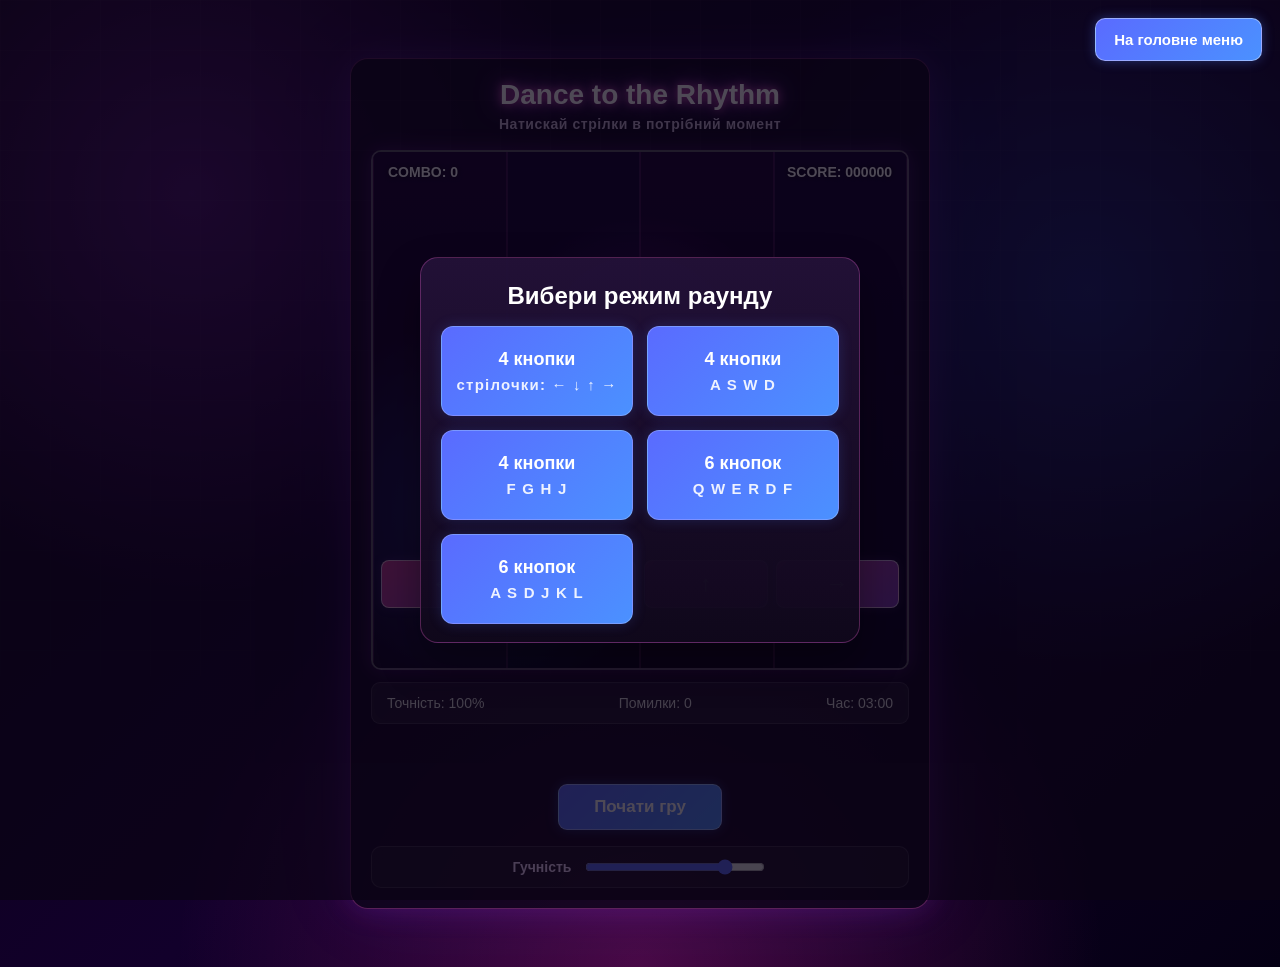
<file: hearthis.html>
<!DOCTYPE html>
<html lang="uk">
    <head>
        <meta charset="UTF-8">
        <meta name="viewport" content="width=device-width, initial-scale=1.0">
        <title>Dance to the Rhythm</title>
        <link rel="stylesheet" href="style.css">
        <link rel="stylesheet" href="theme-variants.css">
        <link rel="stylesheet" href="game-theme.css">
        <link rel="stylesheet" href="game.css">
        <style>
            .end-modal { display: none; position: fixed; inset: 0; background: rgba(0,0,0,0.6); align-items: center; justify-content: center; z-index: 1000; }
            .end-modal.visible { display: flex; }
            .end-modal-content { background: #340154; padding: 20px; border-radius: 10px; text-align: center; width: 320px; box-shadow: 0 10px 30px rgba(0,0,0,0.35); }
            .end-modal-content h2 { margin: 0 0 8px; }
            .end-modal-content p { margin: 0 0 12px; }
            .end-modal-actions button { margin: 6px; padding: 8px 14px; border-radius: 6px; border: none; cursor: pointer; }
            .end-modal-actions .primary { background: #4caf50; color: white; }
            .end-modal-actions .secondary { background: #e0e0e0; }
        </style>
    </head>
    <body>
        <button class="menu-button" id="mainMenuBtn" type="button">На головне меню</button>

        <div class="game">
            <h1>Dance to the Rhythm</h1>
            <p class="subtitle">Натискай стрілки в потрібний момент</p>
            <div class="screen">
                <div class="background"></div>
                <div class="game-info">
                    <span>
                        COMBO:
                        <span id="combo">0</span>
                    </span>
                    <span>
                        SCORE:
                        <span id="score">000000</span>
                    </span>
                </div>
                <div class="lanes">
                    <div class="lane"></div>
                    <div class="lane"></div>
                    <div class="lane"></div>
                    <div class="lane"></div>
                </div>
                <div class="hit-line"></div>
                <div class="lane-controls">
                    <button class="lane-button" data-lane="0">←</button>
                    <button class="lane-button" data-lane="1">↓</button>
                    <button class="lane-button" data-lane="2">↑</button>
                    <button class="lane-button" data-lane="3">→</button>
                </div>
            </div>
            <div class="buttons">
                <button class="arrow-button">←</button>
                <button class="arrow-button">↓</button>
                <button class="arrow-button">↑</button>
                <button class="arrow-button">→</button>
            </div>
                <div class="stats">
                <span>
                    Точність:
                    <span id="accuracy">100%</span>
                </span>
                <span>
                    Помилки:
                    <span id="misses">0</span>
                </span>
                <span>
                    Час:
                    <span id="timeLeft">03:00</span>
                </span>
            </div>

            <div id="message" class="message"></div>

            <div class="control-buttons">
                <button class="start-button" id="startButton">Почати гру</button>
                <button class="stop-button" id="stopButton" disabled>Стоп</button>
            </div>

            <div class="volume-panel" aria-label="Гучність музики">
                <label for="volumeControl">Гучність</label>
                <input id="volumeControl" type="range" min="0" max="1" step="0.05" value="0.8" />
            </div>

            <audio id="bgAudio" src="Музика/Lil Texas, Refox - Hear This.mp3" preload="metadata"></audio>

            <div id="endModal" class="end-modal" aria-hidden="true">
                <div class="end-modal-content" role="dialog" aria-modal="true">
                    <h2 id="endModalTitle">Вітаємо!</h2>
                    <p id="endModalMsg">Раунд завершено.</p>
                    <div class="end-modal-actions">
                        <button id="playAgainBtn" class="primary">Грати ще раз</button>
                        <button id="closeModalBtn" class="secondary">Закрити</button>
                    </div>
                </div>
            </div>

        </div>

        <script>
            window.RHYTHM_GAME_CONFIG = {
                beatmapPath: './Біти/Lil_Texas__Refox_-_Hear_This.json',
                menuHref: 'index.html',
                baseFallSpeed: 430
            };
        </script>
        <script src="beatmapEngine.js"></script>
        <script src="game-runtime.js"></script>
    </body>
</html>
</file>
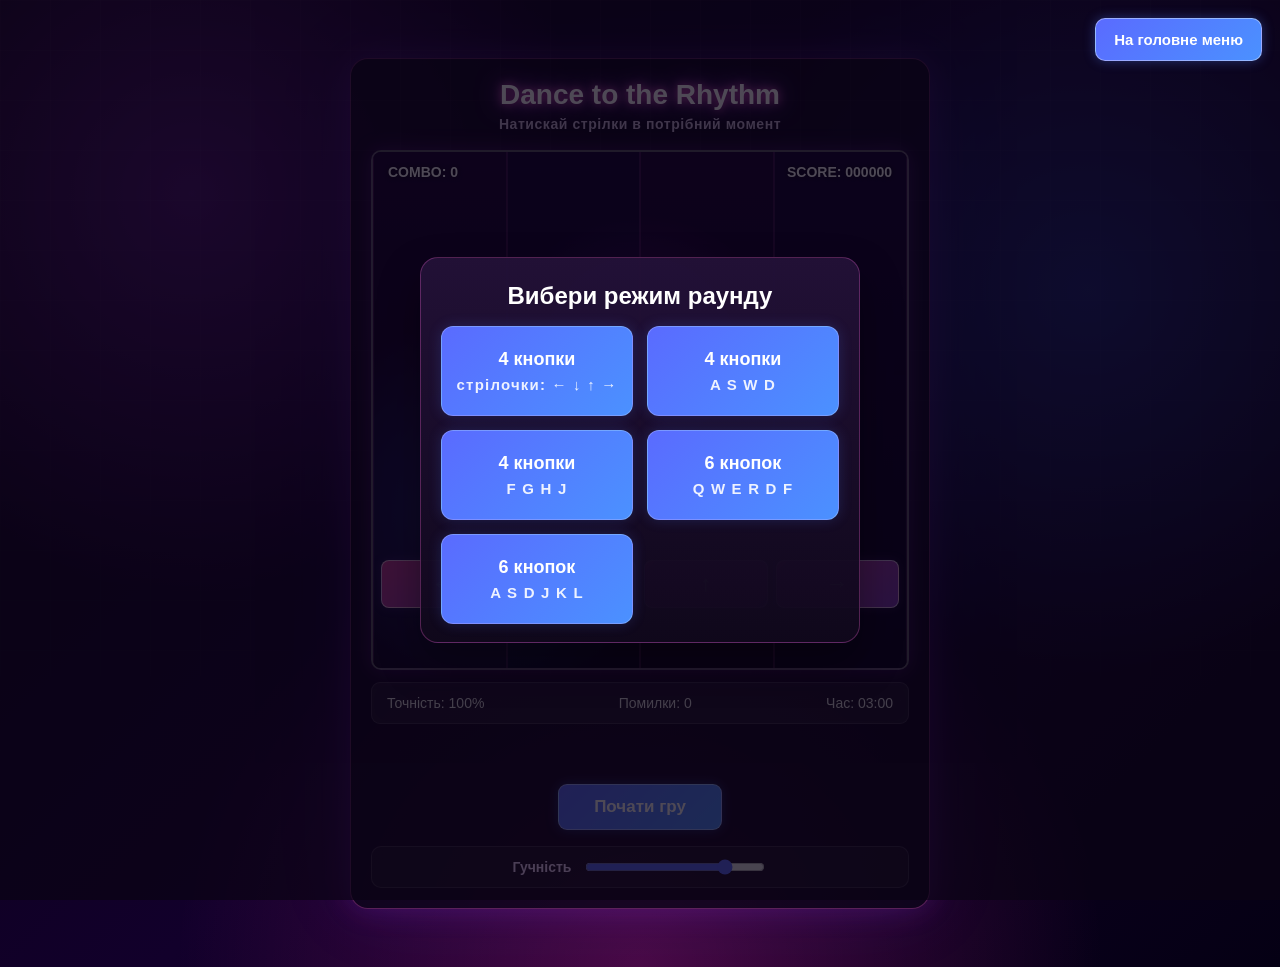
<file: JerkItOut.html>
<!DOCTYPE html>
<html lang="uk">
    <head>
        <meta charset="UTF-8">
        <meta name="viewport" content="width=device-width, initial-scale=1.0">
        <title>Dance to the Rhythm</title>
        <link rel="stylesheet" href="style.css">
        <link rel="stylesheet" href="theme-variants.css">
        <link rel="stylesheet" href="game-theme.css">
        <link rel="stylesheet" href="game.css">
        <style>
            .end-modal { display: none; position: fixed; inset: 0; background: rgba(0,0,0,0.6); align-items: center; justify-content: center; z-index: 1000; }
            .end-modal.visible { display: flex; }
            .end-modal-content { background: #340154; padding: 20px; border-radius: 10px; text-align: center; width: 320px; box-shadow: 0 10px 30px rgba(0,0,0,0.35); }
            .end-modal-content h2 { margin: 0 0 8px; }
            .end-modal-content p { margin: 0 0 12px; }
            .end-modal-actions button { margin: 6px; padding: 8px 14px; border-radius: 6px; border: none; cursor: pointer; }
            .end-modal-actions .primary { background: #4caf50; color: white; }
            .end-modal-actions .secondary { background: #e0e0e0; }
        </style>
    </head>
    <body>
        <button class="menu-button" id="mainMenuBtn" type="button">На головне меню</button>

        <div class="game">
            <h1>Dance to the Rhythm</h1>
            <p class="subtitle">Натискай стрілки в потрібний момент</p>
            <div class="screen">
                <div class="background"></div>
                <div class="game-info">
                    <span>
                        COMBO:
                        <span id="combo">0</span>
                    </span>
                    <span>
                        SCORE:
                        <span id="score">000000</span>
                    </span>
                </div>
                <div class="lanes">
                    <div class="lane"></div>
                    <div class="lane"></div>
                    <div class="lane"></div>
                    <div class="lane"></div>
                </div>
                <div class="hit-line"></div>
                <div class="lane-controls">
                    <button class="lane-button" data-lane="0">←</button>
                    <button class="lane-button" data-lane="1">↓</button>
                    <button class="lane-button" data-lane="2">↑</button>
                    <button class="lane-button" data-lane="3">→</button>
                </div>
            </div>
            <div class="buttons">
                <button class="arrow-button">←</button>
                <button class="arrow-button">↓</button>
                <button class="arrow-button">↑</button>
                <button class="arrow-button">→</button>
            </div>
                <div class="stats">
                <span>
                    Точність:
                    <span id="accuracy">100%</span>
                </span>
                <span>
                    Помилки:
                    <span id="misses">0</span>
                </span>
                <span>
                    Час:
                    <span id="timeLeft">03:00</span>
                </span>
            </div>

            <div id="message" class="message"></div>

            <div class="control-buttons">
                <button class="start-button" id="startButton">Почати гру</button>
                <button class="stop-button" id="stopButton" disabled>Стоп</button>
            </div>

            <div class="volume-panel" aria-label="Гучність музики">
                <label for="volumeControl">Гучність</label>
                <input id="volumeControl" type="range" min="0" max="1" step="0.05" value="0.8" />
            </div>

            <audio id="bgAudio" src="Музика/Jerk It Out .mp3" preload="metadata"></audio>

            <div id="endModal" class="end-modal" aria-hidden="true">
                <div class="end-modal-content" role="dialog" aria-modal="true">
                    <h2 id="endModalTitle">Вітаємо!</h2>
                    <p id="endModalMsg">Раунд завершено.</p>
                    <div class="end-modal-actions">
                        <button id="playAgainBtn" class="primary">Грати ще раз</button>
                        <button id="closeModalBtn" class="secondary">Закрити</button>
                    </div>
                </div>
            </div>

        </div>

        <script>
            window.RHYTHM_GAME_CONFIG = {
                beatmapPath: './Біти/Jerk_It_Out_.json',
                menuHref: 'index.html',
                baseFallSpeed: 380
            };
        </script>
        <script src="beatmapEngine.js"></script>
        <script src="game-runtime.js"></script>
    </body>
</html>
</file>
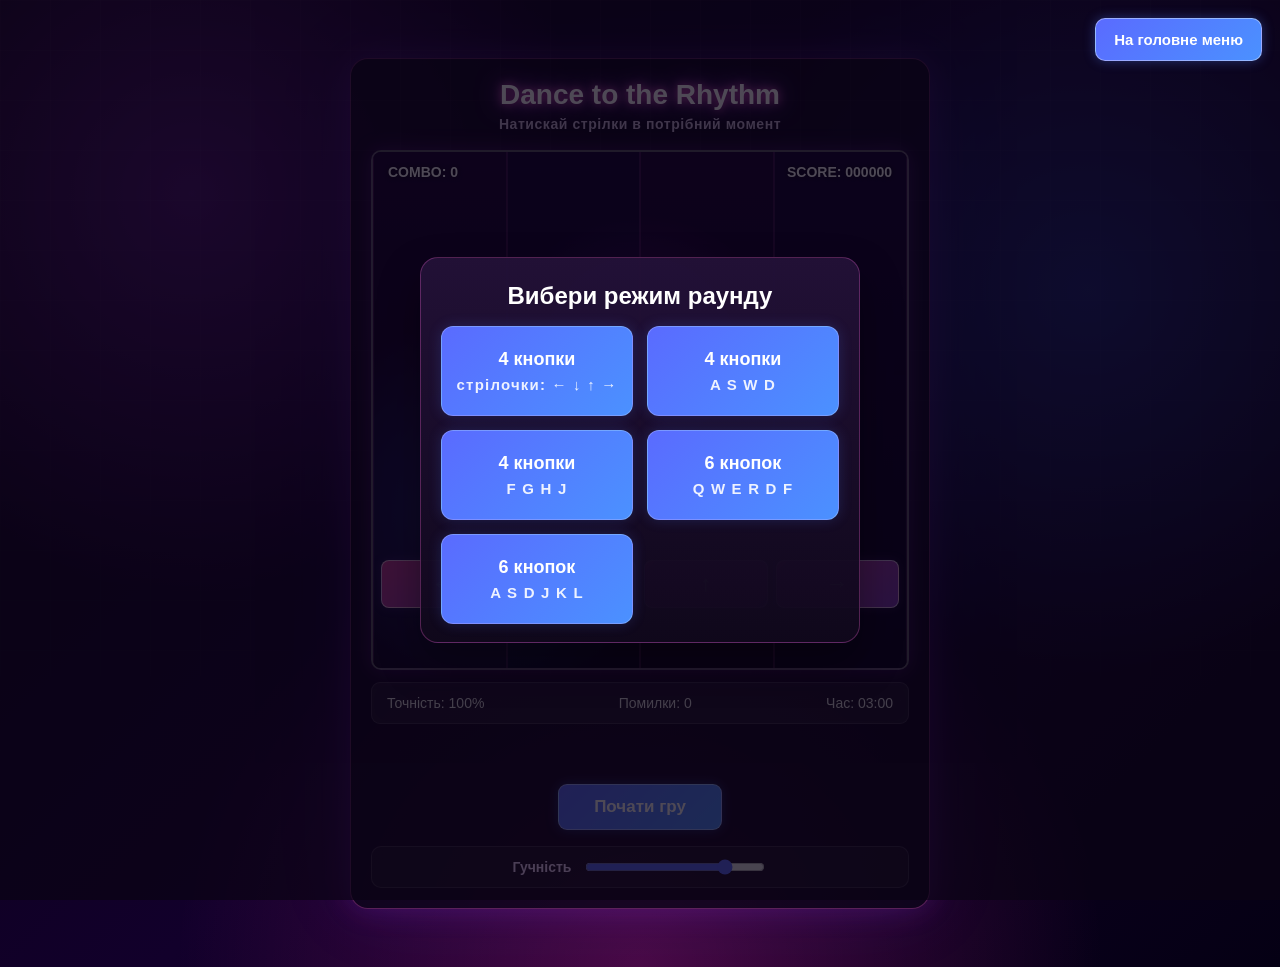
<file: kulbabi.html>
<!DOCTYPE html>
<html lang="uk">
    <head>
        <meta charset="UTF-8">
        <meta name="viewport" content="width=device-width, initial-scale=1.0">
        <title>Dance to the Rhythm</title>
        <link rel="stylesheet" href="style.css">
        <link rel="stylesheet" href="theme-variants.css">
        <link rel="stylesheet" href="game-theme.css">
        <link rel="stylesheet" href="game.css">
        <style>
            .end-modal { display: none; position: fixed; inset: 0; background: rgba(0,0,0,0.6); align-items: center; justify-content: center; z-index: 1000; }
            .end-modal.visible { display: flex; }
            .end-modal-content { background: #340154; padding: 20px; border-radius: 10px; text-align: center; width: 320px; box-shadow: 0 10px 30px rgba(0,0,0,0.35); }
            .end-modal-content h2 { margin: 0 0 8px; }
            .end-modal-content p { margin: 0 0 12px; }
            .end-modal-actions button { margin: 6px; padding: 8px 14px; border-radius: 6px; border: none; cursor: pointer; }
            .end-modal-actions .primary { background: #4caf50; color: white; }
            .end-modal-actions .secondary { background: #e0e0e0; }
        </style>
    </head>
    <body>
        <button class="menu-button" id="mainMenuBtn" type="button">На головне меню</button>

        <div class="game">
            <h1>Dance to the Rhythm</h1>
            <p class="subtitle">Натискай стрілки в потрібний момент</p>
            <div class="screen">
                <div class="background"></div>
                <div class="game-info">
                    <span>
                        COMBO:
                        <span id="combo">0</span>
                    </span>
                    <span>
                        SCORE:
                        <span id="score">000000</span>
                    </span>
                </div>
                <div class="lanes">
                    <div class="lane"></div>
                    <div class="lane"></div>
                    <div class="lane"></div>
                    <div class="lane"></div>
                </div>
                <div class="hit-line"></div>
                <div class="lane-controls">
                    <button class="lane-button" data-lane="0">←</button>
                    <button class="lane-button" data-lane="1">↓</button>
                    <button class="lane-button" data-lane="2">↑</button>
                    <button class="lane-button" data-lane="3">→</button>
                </div>
            </div>
            <div class="buttons">
                <button class="arrow-button">←</button>
                <button class="arrow-button">↓</button>
                <button class="arrow-button">↑</button>
                <button class="arrow-button">→</button>
            </div>
                <div class="stats">
                <span>
                    Точність:
                    <span id="accuracy">100%</span>
                </span>
                <span>
                    Помилки:
                    <span id="misses">0</span>
                </span>
                <span>
                    Час:
                    <span id="timeLeft">03:00</span>
                </span>
            </div>

            <div id="message" class="message"></div>

            <div class="control-buttons">
                <button class="start-button" id="startButton">Почати гру</button>
                <button class="stop-button" id="stopButton" disabled>Стоп</button>
            </div>

            <div class="volume-panel" aria-label="Гучність музики">
                <label for="volumeControl">Гучність</label>
                <input id="volumeControl" type="range" min="0" max="1" step="0.05" value="0.8" />
            </div>

            <audio id="bgAudio" src="Музика/kulbabi.mp3" preload="metadata"></audio>

            <div id="endModal" class="end-modal" aria-hidden="true">
                <div class="end-modal-content" role="dialog" aria-modal="true">
                    <h2 id="endModalTitle">Вітаємо!</h2>
                    <p id="endModalMsg">Раунд завершено.</p>
                    <div class="end-modal-actions">
                        <button id="playAgainBtn" class="primary">Грати ще раз</button>
                        <button id="closeModalBtn" class="secondary">Закрити</button>
                    </div>
                </div>
            </div>

        </div>

        <script>
            window.RHYTHM_GAME_CONFIG = {
                beatmapPath: './Біти/kulbabi.json',
                menuHref: 'index.html',
                baseFallSpeed: 380
            };
        </script>
        <script src="beatmapEngine.js"></script>
        <script src="game-runtime.js"></script>
    </body>
</html>
</file>
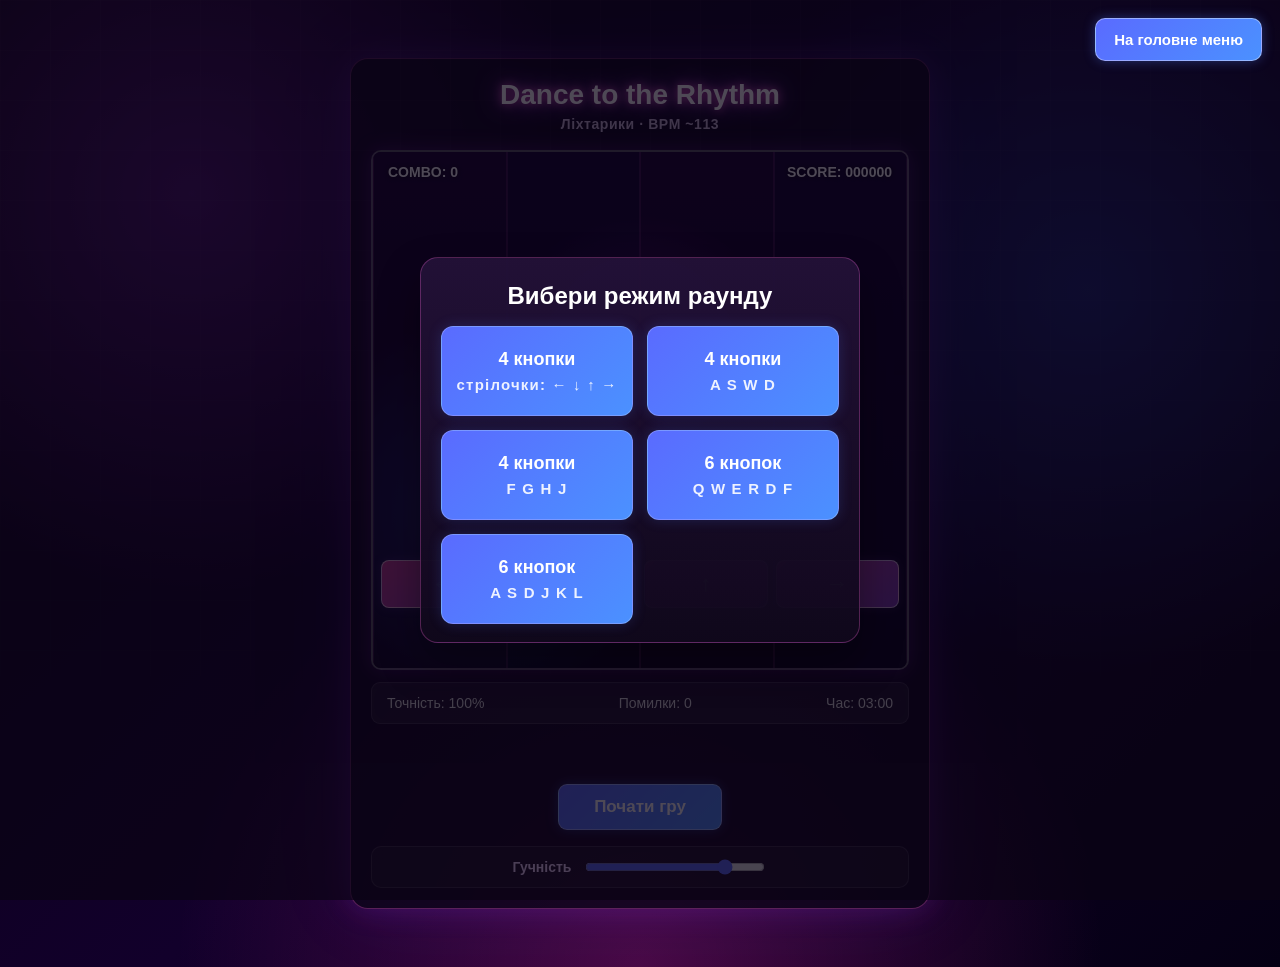
<file: likhtaryky.html>
<!DOCTYPE html>
<html lang="uk">
    <head>
        <meta charset="UTF-8">
        <meta name="viewport" content="width=device-width, initial-scale=1.0">
        <title>Dance to the Rhythm</title>
        <link rel="stylesheet" href="style.css">
        <link rel="stylesheet" href="theme-variants.css">
        <link rel="stylesheet" href="game-theme.css">
        <link rel="stylesheet" href="game.css">
        <style>
            .end-modal { display: none; position: fixed; inset: 0; background: rgba(0,0,0,0.6); align-items: center; justify-content: center; z-index: 1000; }
            .end-modal.visible { display: flex; }
            .end-modal-content { background: #340154; padding: 20px; border-radius: 10px; text-align: center; width: 320px; box-shadow: 0 10px 30px rgba(0,0,0,0.35); }
            .end-modal-content h2 { margin: 0 0 8px; }
            .end-modal-content p { margin: 0 0 12px; }
            .end-modal-actions button { margin: 6px; padding: 8px 14px; border-radius: 6px; border: none; cursor: pointer; }
            .end-modal-actions .primary { background: #4caf50; color: white; }
            .end-modal-actions .secondary { background: #e0e0e0; }
        </style>
    </head>
    <body>
        <button class="menu-button" id="mainMenuBtn" type="button">На головне меню</button>

        <div class="game">
            <h1>Dance to the Rhythm</h1>
            <p class="subtitle">Ліхтарики · BPM ~113</p>
            <div class="screen">
                <div class="background"></div>
                <div class="game-info">
                    <span>
                        COMBO:
                        <span id="combo">0</span>
                    </span>
                    <span>
                        SCORE:
                        <span id="score">000000</span>
                    </span>
                </div>
                <div class="lanes">
                    <div class="lane"></div>
                    <div class="lane"></div>
                    <div class="lane"></div>
                    <div class="lane"></div>
                </div>
                <div class="hit-line"></div>
                <div class="lane-controls">
                    <button class="lane-button" data-lane="0">←</button>
                    <button class="lane-button" data-lane="1">↓</button>
                    <button class="lane-button" data-lane="2">↑</button>
                    <button class="lane-button" data-lane="3">→</button>
                </div>
            </div>
            <div class="buttons">
                <button class="arrow-button">←</button>
                <button class="arrow-button">↓</button>
                <button class="arrow-button">↑</button>
                <button class="arrow-button">→</button>
            </div>
                <div class="stats">
                <span>
                    Точність:
                    <span id="accuracy">100%</span>
                </span>
                <span>
                    Помилки:
                    <span id="misses">0</span>
                </span>
                <span>
                    Час:
                    <span id="timeLeft">03:00</span>
                </span>
            </div>

            <div id="message" class="message"></div>

            <div class="control-buttons">
                <button class="start-button" id="startButton">Почати гру</button>
                <button class="stop-button" id="stopButton" disabled>Стоп</button>
            </div>

            <div class="volume-panel" aria-label="Гучність музики">
                <label for="volumeControl">Гучність</label>
                <input id="volumeControl" type="range" min="0" max="1" step="0.05" value="0.8" />
            </div>

            <audio id="bgAudio" src="./Музика/Тоня Матвієнко — Ліхтарики Official Video - Тоня Матвієнко(1).mp3" preload="metadata"></audio>

            <div id="endModal" class="end-modal" aria-hidden="true">
                <div class="end-modal-content" role="dialog" aria-modal="true">
                    <h2 id="endModalTitle">Вітаємо!</h2>
                    <p id="endModalMsg">Раунд завершено.</p>
                    <div class="end-modal-actions">
                        <button id="playAgainBtn" class="primary">Грати ще раз</button>
                        <button id="closeModalBtn" class="secondary">Закрити</button>
                    </div>
                </div>
            </div>

        </div>

        <script>
            window.RHYTHM_GAME_CONFIG = {
                beatmapPath: './Біти/Likhtaryky.json',
                menuHref: 'index.html',
                baseFallSpeed: 430,
                roundDurationMs: 150000
            };
        </script>
        <script src="beatmapEngine.js"></script>
        <script src="game-runtime.js"></script>
    </body>
</html>
</file>
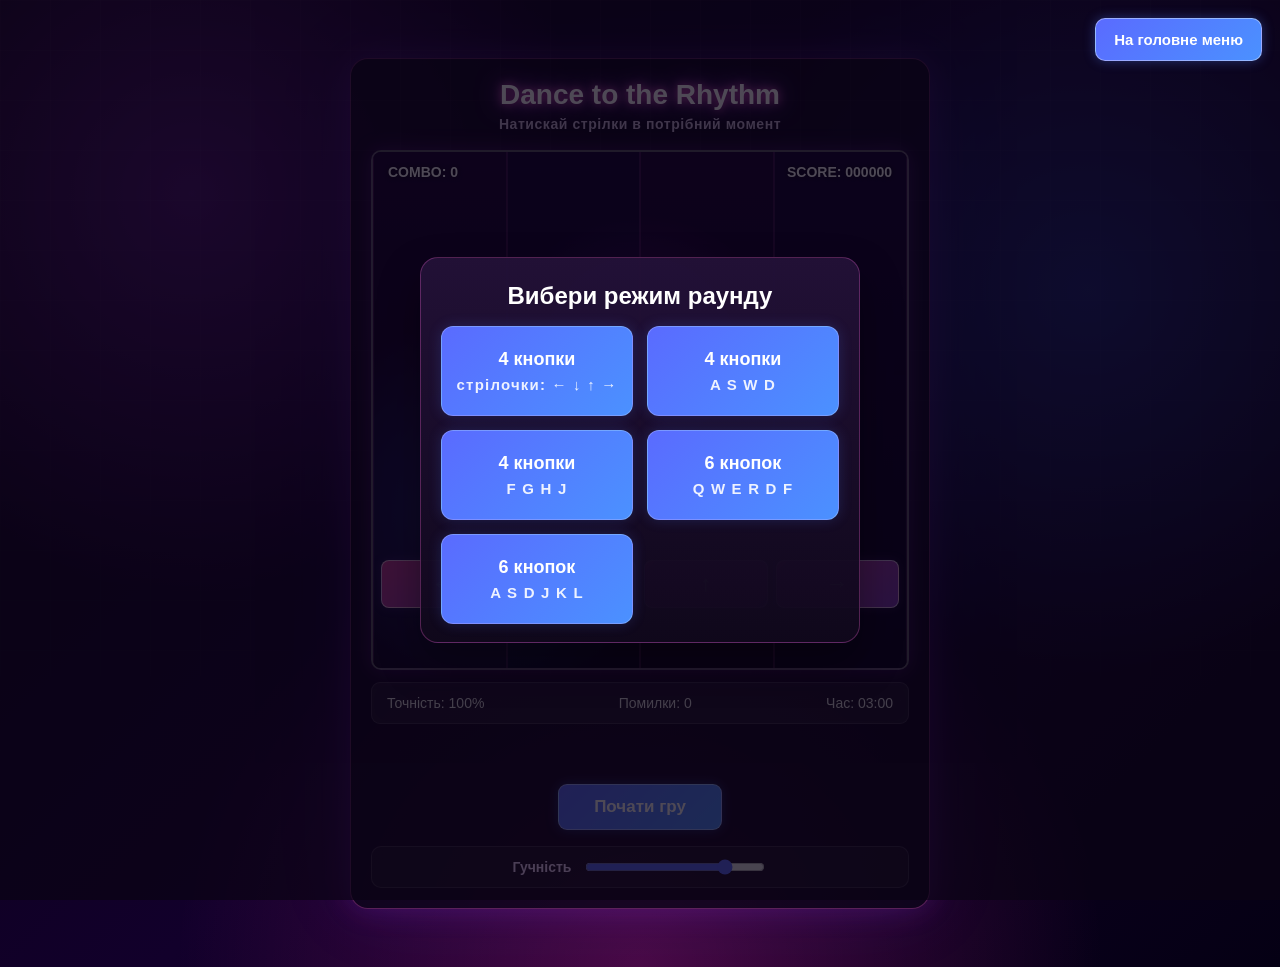
<file: linkin-park.html>
<!DOCTYPE html>
<html lang="uk">
    <head>
        <meta charset="UTF-8">
        <meta name="viewport" content="width=device-width, initial-scale=1.0">
        <title>Dance to the Rhythm</title>
        <link rel="stylesheet" href="style.css">
        <link rel="stylesheet" href="theme-variants.css">
        <link rel="stylesheet" href="game-theme.css">
        <link rel="stylesheet" href="game.css">
        <style>
            .end-modal { display: none; position: fixed; inset: 0; background: rgba(0,0,0,0.6); align-items: center; justify-content: center; z-index: 1000; }
            .end-modal.visible { display: flex; }
            .end-modal-content { background: #340154; padding: 20px; border-radius: 10px; text-align: center; width: 320px; box-shadow: 0 10px 30px rgba(0,0,0,0.35); }
            .end-modal-content h2 { margin: 0 0 8px; }
            .end-modal-content p { margin: 0 0 12px; }
            .end-modal-actions button { margin: 6px; padding: 8px 14px; border-radius: 6px; border: none; cursor: pointer; }
            .end-modal-actions .primary { background: #4caf50; color: white; }
            .end-modal-actions .secondary { background: #e0e0e0; }

        </style>
    </head>
    <body>
        <button class="menu-button" id="mainMenuBtn" type="button">На головне меню</button>

        <div class="game">
            <h1>Dance to the Rhythm</h1>
            <p class="subtitle">Натискай стрілки в потрібний момент</p>
            <div class="screen">
                <div class="background"></div>
                <div class="game-info">
                    <span>
                        COMBO:
                        <span id="combo">0</span>
                    </span>
                    <span>
                        SCORE:
                        <span id="score">000000</span>
                    </span>
                </div>
                <div class="lanes">
                    <div class="lane"></div>
                    <div class="lane"></div>
                    <div class="lane"></div>
                    <div class="lane"></div>
                </div>
                <div class="hit-line"></div>
                <div class="lane-controls">
                    <button class="lane-button" data-lane="0">←</button>
                    <button class="lane-button" data-lane="1">↓</button>
                    <button class="lane-button" data-lane="2">↑</button>
                    <button class="lane-button" data-lane="3">→</button>
                </div>
            </div>
            <div class="buttons">
                <button class="arrow-button">←</button>
                <button class="arrow-button">↓</button>
                <button class="arrow-button">↑</button>
                <button class="arrow-button">→</button>
            </div>
                <div class="stats">
                <span>
                    Точність:
                    <span id="accuracy">100%</span>
                </span>
                <span>
                    Помилки:
                    <span id="misses">0</span>
                </span>
                <span>
                    Час:
                    <span id="timeLeft">03:00</span>
                </span>
            </div>

            <div id="message" class="message"></div>

            <div class="control-buttons">
                <button class="start-button" id="startButton">Почати гру</button>
                <button class="stop-button" id="stopButton" disabled>Стоп</button>
            </div>

            <div class="volume-panel" aria-label="Гучність музики">
                <label for="volumeControl">Гучність</label>
                <input id="volumeControl" type="range" min="0" max="1" step="0.05" value="0.8" />
            </div>

            <audio id="bgAudio" src="Музика/linkin-park.mp3" preload="metadata"></audio>

            <div id="endModal" class="end-modal" aria-hidden="true">
                <div class="end-modal-content" role="dialog" aria-modal="true">
                    <h2 id="endModalTitle">Вітаємо!</h2>
                    <p id="endModalMsg">Раунд завершено.</p>
                    <div class="end-modal-actions">
                        <button id="playAgainBtn" class="primary">Грати ще раз</button>
                        <button id="closeModalBtn" class="secondary">Закрити</button>
                    </div>
                </div>
            </div>

        </div>

        <script>
            window.RHYTHM_GAME_CONFIG = {
                beatmapPath: './Біти/linkin-park.json',
                menuHref: 'index.html',
                baseFallSpeed: 430
            };
        </script>
        <script src="beatmapEngine.js"></script>
        <script src="game-runtime.js"></script>
    </body>
</html>
</file>
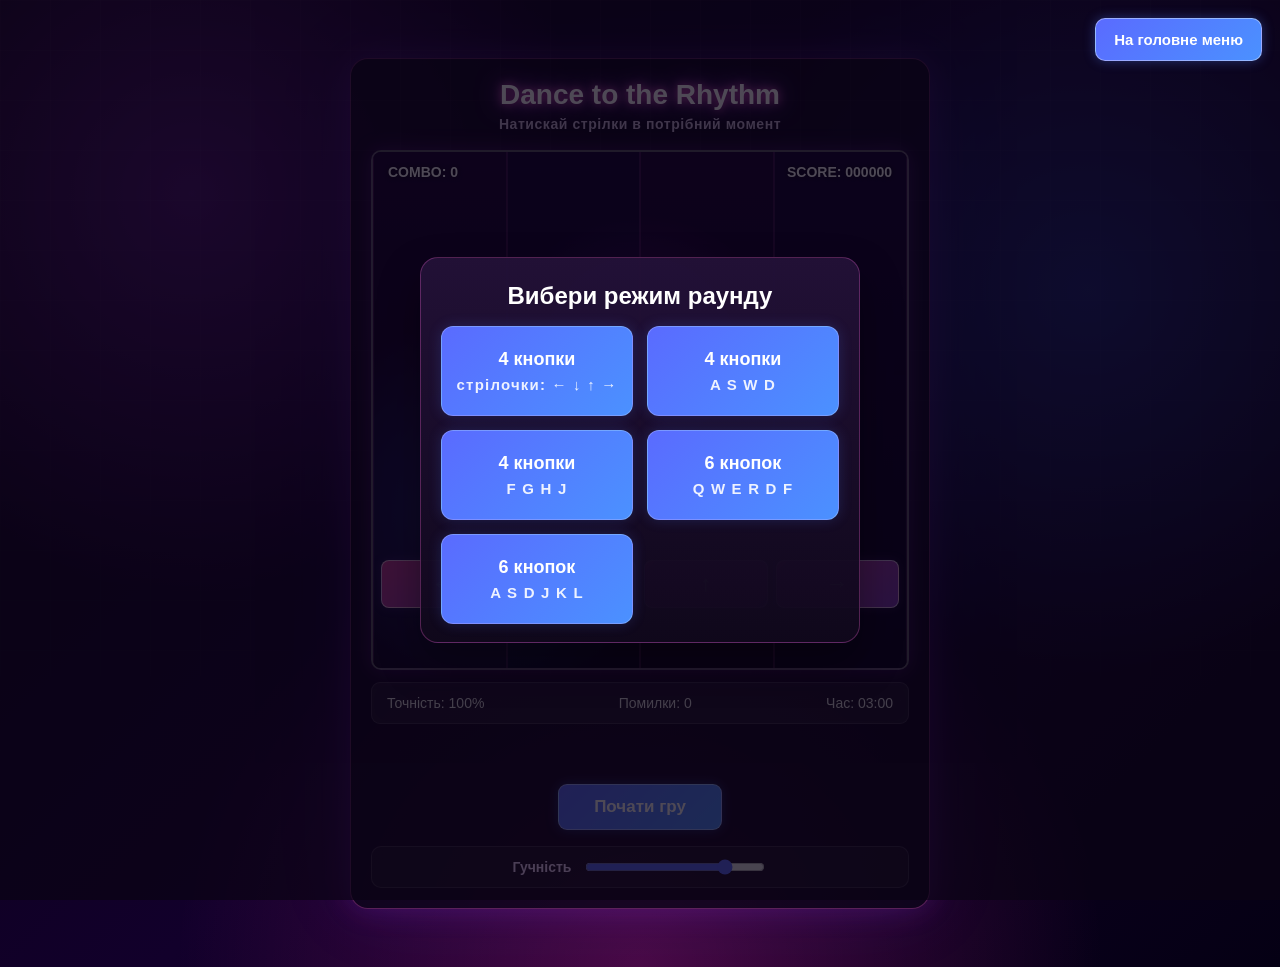
<file: ripcity.html>
<!DOCTYPE html>
<html lang="uk">
    <head>
        <meta charset="UTF-8">
        <meta name="viewport" content="width=device-width, initial-scale=1.0">
        <title>Dance to the Rhythm</title>
        <link rel="stylesheet" href="style.css">
        <link rel="stylesheet" href="theme-variants.css">
        <link rel="stylesheet" href="game-theme.css">
        <link rel="stylesheet" href="game.css">
        <style>
            .end-modal { display: none; position: fixed; inset: 0; background: rgba(0,0,0,0.6); align-items: center; justify-content: center; z-index: 1000; }
            .end-modal.visible { display: flex; }
            .end-modal-content { background: #340154; padding: 20px; border-radius: 10px; text-align: center; width: 320px; box-shadow: 0 10px 30px rgba(0,0,0,0.35); }
            .end-modal-content h2 { margin: 0 0 8px; }
            .end-modal-content p { margin: 0 0 12px; }
            .end-modal-actions button { margin: 6px; padding: 8px 14px; border-radius: 6px; border: none; cursor: pointer; }
            .end-modal-actions .primary { background: #4caf50; color: white; }
            .end-modal-actions .secondary { background: #e0e0e0; }
        </style>
    </head>
    <body>
        <button class="menu-button" id="mainMenuBtn" type="button">На головне меню</button>

        <div class="game">
            <h1>Dance to the Rhythm</h1>
            <p class="subtitle">Натискай стрілки в потрібний момент</p>
            <div class="screen">
                <div class="background"></div>
                <div class="game-info">
                    <span>
                        COMBO:
                        <span id="combo">0</span>
                    </span>
                    <span>
                        SCORE:
                        <span id="score">000000</span>
                    </span>
                </div>
                <div class="lanes">
                    <div class="lane"></div>
                    <div class="lane"></div>
                    <div class="lane"></div>
                    <div class="lane"></div>
                </div>
                <div class="hit-line"></div>
                <div class="lane-controls">
                    <button class="lane-button" data-lane="0">←</button>
                    <button class="lane-button" data-lane="1">↓</button>
                    <button class="lane-button" data-lane="2">↑</button>
                    <button class="lane-button" data-lane="3">→</button>
                </div>
            </div>
            <div class="buttons">
                <button class="arrow-button">←</button>
                <button class="arrow-button">↓</button>
                <button class="arrow-button">↑</button>
                <button class="arrow-button">→</button>
            </div>
                <div class="stats">
                <span>
                    Точність:
                    <span id="accuracy">100%</span>
                </span>
                <span>
                    Помилки:
                    <span id="misses">0</span>
                </span>
                <span>
                    Час:
                    <span id="timeLeft">03:00</span>
                </span>
            </div>

            <div id="message" class="message"></div>

            <div class="control-buttons">
                <button class="start-button" id="startButton">Почати гру</button>
                <button class="stop-button" id="stopButton" disabled>Стоп</button>
            </div>

            <div class="volume-panel" aria-label="Гучність музики">
                <label for="volumeControl">Гучність</label>
                <input id="volumeControl" type="range" min="0" max="1" step="0.05" value="0.8" />
            </div>

            <audio id="bgAudio" src="Музика/Lil Texas - Rip City.mp3" preload="metadata"></audio>

            <div id="endModal" class="end-modal" aria-hidden="true">
                <div class="end-modal-content" role="dialog" aria-modal="true">
                    <h2 id="endModalTitle">Вітаємо!</h2>
                    <p id="endModalMsg">Раунд завершено.</p>
                    <div class="end-modal-actions">
                        <button id="playAgainBtn" class="primary">Грати ще раз</button>
                        <button id="closeModalBtn" class="secondary">Закрити</button>
                    </div>
                </div>
            </div>

        </div>

        <script>
            window.RHYTHM_GAME_CONFIG = {
                beatmapPath: './Біти/Lil_Texas_Rip_City_BEAT_FIXED_WITH_TEMPO_CHANGES.json',
                menuHref: 'index.html',
                baseFallSpeed: 430
            };
        </script>
        <script src="beatmapEngine.js"></script>
        <script src="game-runtime.js"></script>
    </body>
</html>
</file>
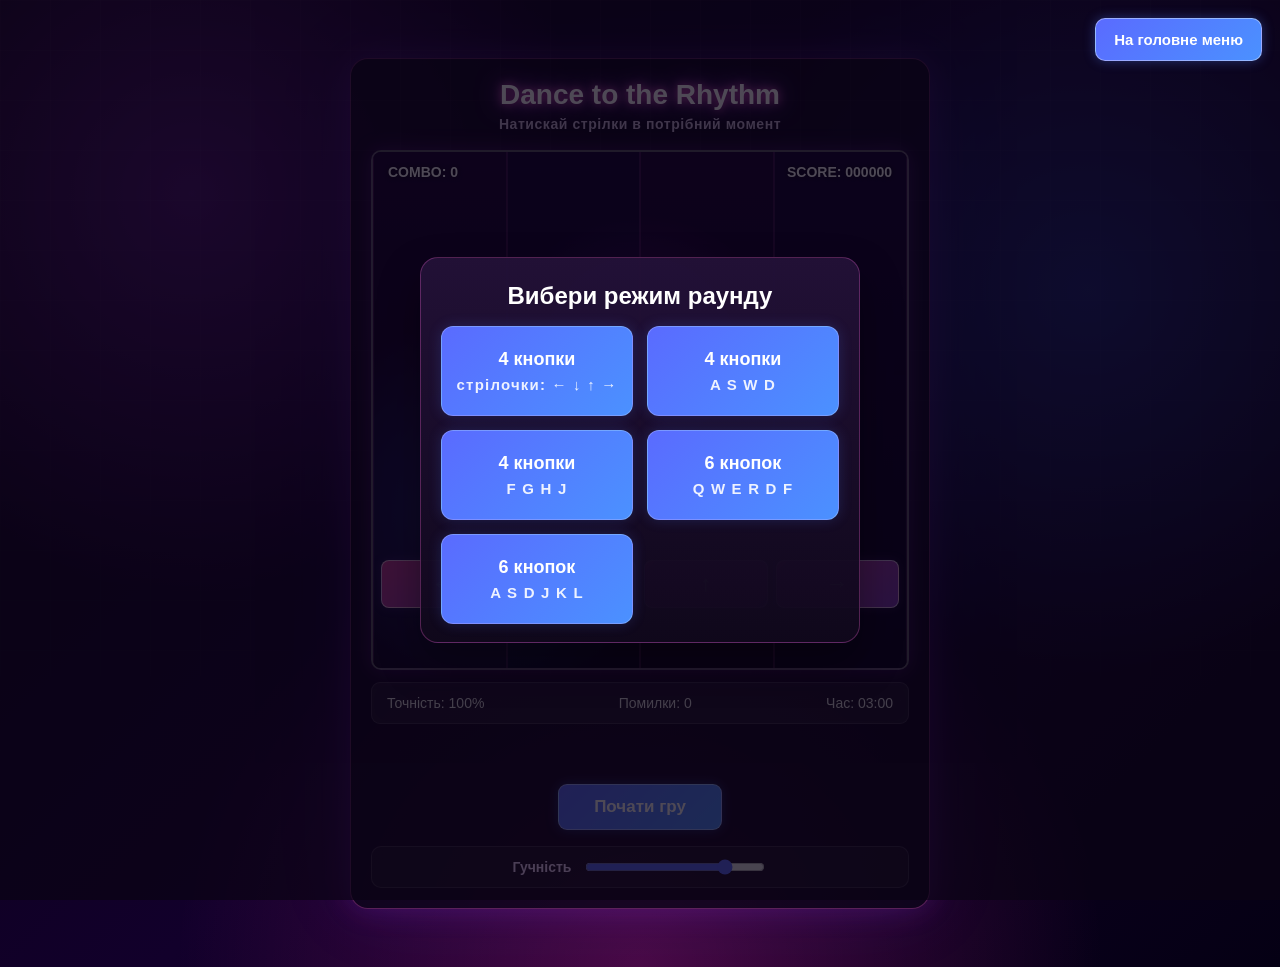
<file: Smaragd.html>
<!DOCTYPE html>
<html lang="uk">
    <head>
        <meta charset="UTF-8">
        <meta name="viewport" content="width=device-width, initial-scale=1.0">
        <title>Dance to the Rhythm</title>
        <link rel="stylesheet" href="style.css">
        <link rel="stylesheet" href="theme-variants.css">
        <link rel="stylesheet" href="game-theme.css">
        <link rel="stylesheet" href="game.css">
        <style>
            .end-modal { display: none; position: fixed; inset: 0; background: rgba(0,0,0,0.6); align-items: center; justify-content: center; z-index: 1000; }
            .end-modal.visible { display: flex; }
            .end-modal-content { background: #340154; padding: 20px; border-radius: 10px; text-align: center; width: 320px; box-shadow: 0 10px 30px rgba(0,0,0,0.35); }
            .end-modal-content h2 { margin: 0 0 8px; }
            .end-modal-content p { margin: 0 0 12px; }
            .end-modal-actions button { margin: 6px; padding: 8px 14px; border-radius: 6px; border: none; cursor: pointer; }
            .end-modal-actions .primary { background: #4caf50; color: white; }
            .end-modal-actions .secondary { background: #e0e0e0; }
        </style>
    </head>
    <body>
        <button class="menu-button" id="mainMenuBtn" type="button">На головне меню</button>

        <div class="game">
            <h1>Dance to the Rhythm</h1>
            <p class="subtitle">Натискай стрілки в потрібний момент</p>
            <div class="screen">
                <div class="background"></div>
                <div class="game-info">
                    <span>
                        COMBO:
                        <span id="combo">0</span>
                    </span>
                    <span>
                        SCORE:
                        <span id="score">000000</span>
                    </span>
                </div>
                <div class="lanes">
                    <div class="lane"></div>
                    <div class="lane"></div>
                    <div class="lane"></div>
                    <div class="lane"></div>
                </div>
                <div class="hit-line"></div>
                <div class="lane-controls">
                    <button class="lane-button" data-lane="0">←</button>
                    <button class="lane-button" data-lane="1">↓</button>
                    <button class="lane-button" data-lane="2">↑</button>
                    <button class="lane-button" data-lane="3">→</button>
                </div>
            </div>
            <div class="buttons">
                <button class="arrow-button">←</button>
                <button class="arrow-button">↓</button>
                <button class="arrow-button">↑</button>
                <button class="arrow-button">→</button>
            </div>
                <div class="stats">
                <span>
                    Точність:
                    <span id="accuracy">100%</span>
                </span>
                <span>
                    Помилки:
                    <span id="misses">0</span>
                </span>
                <span>
                    Час:
                    <span id="timeLeft">03:00</span>
                </span>
            </div>

            <div id="message" class="message"></div>

            <div class="control-buttons">
                <button class="start-button" id="startButton">Почати гру</button>
                <button class="stop-button" id="stopButton" disabled>Стоп</button>
            </div>

            <div class="volume-panel" aria-label="Гучність музики">
                <label for="volumeControl">Гучність</label>
                <input id="volumeControl" type="range" min="0" max="1" step="0.05" value="0.8" />
            </div>

            <audio id="bgAudio" src="Музика/smaragd.mp3" preload="metadata"></audio>

            <div id="endModal" class="end-modal" aria-hidden="true">
                <div class="end-modal-content" role="dialog" aria-modal="true">
                    <h2 id="endModalTitle">Вітаємо!</h2>
                    <p id="endModalMsg">Раунд завершено.</p>
                    <div class="end-modal-actions">
                        <button id="playAgainBtn" class="primary">Грати ще раз</button>
                        <button id="closeModalBtn" class="secondary">Закрити</button>
                    </div>
                </div>
            </div>

        </div>

        <script>
            window.RHYTHM_GAME_CONFIG = {
                beatmapPath: './Біти/smaragd.json',
                menuHref: 'index.html',
                baseFallSpeed: 380
            };
        </script>
        <script src="beatmapEngine.js"></script>
        <script src="game-runtime.js"></script>
    </body>
</html>
</file>
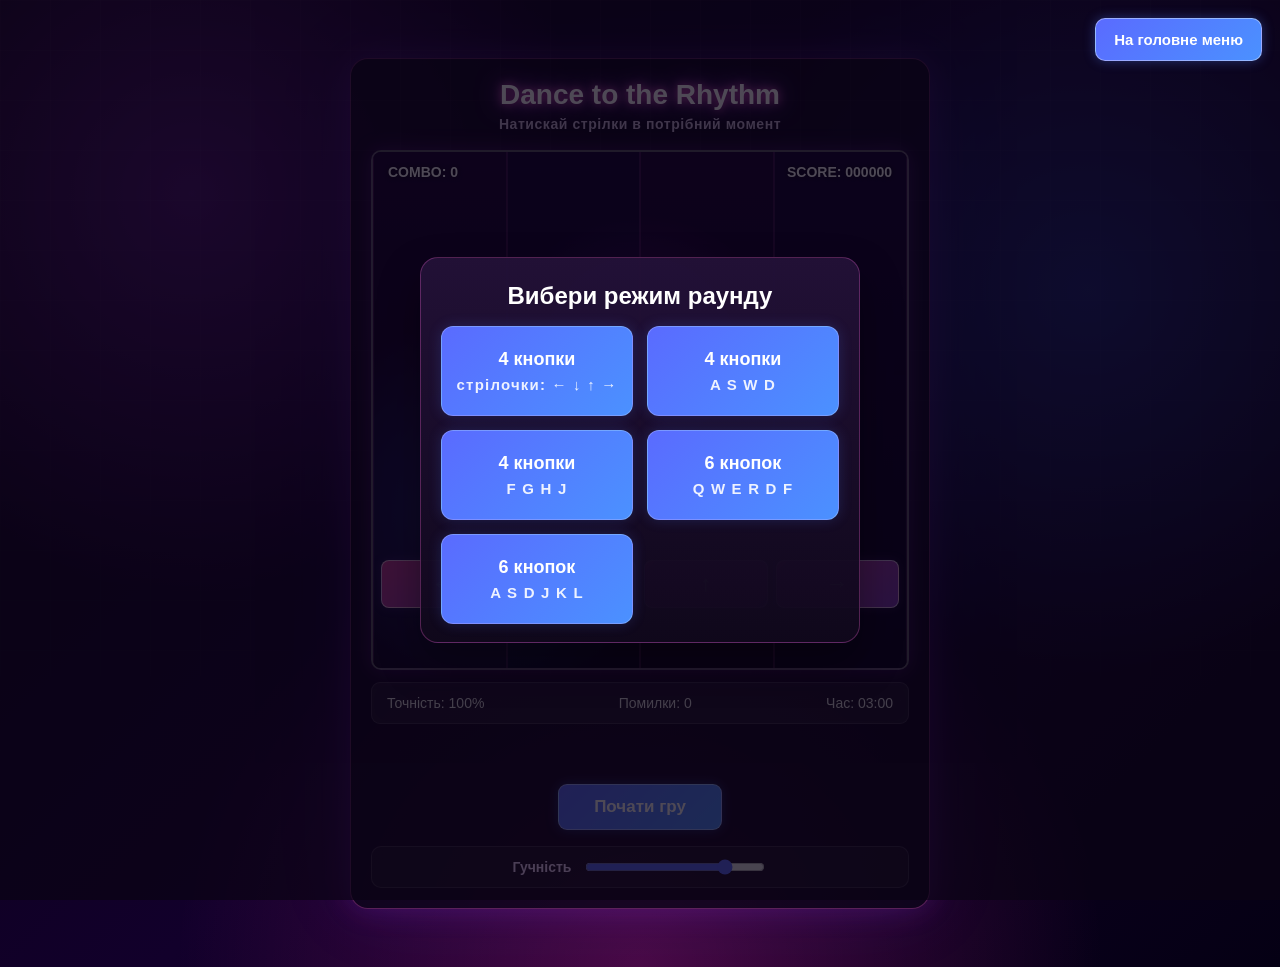
<file: starships.html>
<!DOCTYPE html>
<html lang="uk">
    <head>
        <meta charset="UTF-8">
        <meta name="viewport" content="width=device-width, initial-scale=1.0">
        <title>Dance to the Rhythm</title>
        <link rel="stylesheet" href="style.css">
        <link rel="stylesheet" href="theme-variants.css">
        <link rel="stylesheet" href="game-theme.css">
        <link rel="stylesheet" href="game.css">
        <style>
            .end-modal { display: none; position: fixed; inset: 0; background: rgba(0,0,0,0.6); align-items: center; justify-content: center; z-index: 1000; }
            .end-modal.visible { display: flex; }
            .end-modal-content { background: #340154; padding: 20px; border-radius: 10px; text-align: center; width: 320px; box-shadow: 0 10px 30px rgba(0,0,0,0.35); }
            .end-modal-content h2 { margin: 0 0 8px; }
            .end-modal-content p { margin: 0 0 12px; }
            .end-modal-actions button { margin: 6px; padding: 8px 14px; border-radius: 6px; border: none; cursor: pointer; }
            .end-modal-actions .primary { background: #4caf50; color: white; }
            .end-modal-actions .secondary { background: #e0e0e0; }
        </style>
    </head>
    <body>
        <button class="menu-button" id="mainMenuBtn" type="button">На головне меню</button>

        <div class="game">
            <h1>Dance to the Rhythm</h1>
            <p class="subtitle">Натискай стрілки в потрібний момент</p>
            <div class="screen">
                <div class="background"></div>
                <div class="game-info">
                    <span>
                        COMBO:
                        <span id="combo">0</span>
                    </span>
                    <span>
                        SCORE:
                        <span id="score">000000</span>
                    </span>
                </div>
                <div class="lanes">
                    <div class="lane"></div>
                    <div class="lane"></div>
                    <div class="lane"></div>
                    <div class="lane"></div>
                </div>
                <div class="hit-line"></div>
                <div class="lane-controls">
                    <button class="lane-button" data-lane="0">←</button>
                    <button class="lane-button" data-lane="1">↓</button>
                    <button class="lane-button" data-lane="2">↑</button>
                    <button class="lane-button" data-lane="3">→</button>
                </div>
            </div>
            <div class="buttons">
                <button class="arrow-button">←</button>
                <button class="arrow-button">↓</button>
                <button class="arrow-button">↑</button>
                <button class="arrow-button">→</button>
            </div>
                <div class="stats">
                <span>
                    Точність:
                    <span id="accuracy">100%</span>
                </span>
                <span>
                    Помилки:
                    <span id="misses">0</span>
                </span>
                <span>
                    Час:
                    <span id="timeLeft">03:00</span>
                </span>
            </div>

            <div id="message" class="message"></div>

            <div class="control-buttons">
                <button class="start-button" id="startButton">Почати гру</button>
                <button class="stop-button" id="stopButton" disabled>Стоп</button>
            </div>

            <div class="volume-panel" aria-label="Гучність музики">
                <label for="volumeControl">Гучність</label>
                <input id="volumeControl" type="range" min="0" max="1" step="0.05" value="0.8" />
            </div>

            <audio id="bgAudio" src="Музика/Lil Texas - Starships.mp3" preload="metadata"></audio>

            <div id="endModal" class="end-modal" aria-hidden="true">
                <div class="end-modal-content" role="dialog" aria-modal="true">
                    <h2 id="endModalTitle">Вітаємо!</h2>
                    <p id="endModalMsg">Раунд завершено.</p>
                    <div class="end-modal-actions">
                        <button id="playAgainBtn" class="primary">Грати ще раз</button>
                        <button id="closeModalBtn" class="secondary">Закрити</button>
                    </div>
                </div>
            </div>

        </div>

        <script>
            window.RHYTHM_GAME_CONFIG = {
                beatmapPath: './Біти/Lil_Texas_-_Starships.json',
                menuHref: 'index.html',
                baseFallSpeed: 430
            };
        </script>
        <script src="beatmapEngine.js"></script>
        <script src="game-runtime.js"></script>
    </body>
</html>
</file>
<file: style.css>
* {
    box-sizing: border-box;
}

html, body {
    margin: 0;
    min-height: 100%;
    font-family: Arial, sans-serif;
    --page-bg-1: #090014;
    --page-bg-2: #140423;
    --page-bg-3: #070412;
    --page-glow-a: rgba(180, 50, 255, 0.4);
    --page-glow-b: rgba(72, 112, 255, 0.28);
    --page-glow-c: rgba(255, 40, 180, 0.18);
    --panel-bg: rgba(26, 11, 41, 0.78);
    --card-bg-1: rgba(79, 33, 116, 0.8);
    --card-bg-2: rgba(34, 12, 49, 0.9);
}

body {
    min-height: 100vh;
    display: flex;
    align-items: center;
    justify-content: center;
    padding: 24px 20px 28px;
    color: #fff;
    background:
        radial-gradient(circle at 15% 15%, var(--page-glow-a), transparent 30%),
        radial-gradient(circle at 80% 10%, var(--page-glow-b), transparent 28%),
        radial-gradient(circle at 50% 100%, var(--page-glow-c), transparent 38%),
        linear-gradient(135deg, var(--page-bg-1), var(--page-bg-2), var(--page-bg-3) 80%);
    overflow-x: hidden;
}

body::before {
    content: "";
    position: fixed;
    inset: 0;
    pointer-events: none;
    background-image:
        linear-gradient(rgba(255, 255, 255, 0.025) 1px, transparent 1px),
        linear-gradient(90deg, rgba(255, 255, 255, 0.025) 1px, transparent 1px);
    background-size: 52px 52px;
    mask-image: linear-gradient(to bottom, rgba(0, 0, 0, 1), transparent 80%);
}

.page-shell {
    position: relative;
    width: min(1280px, 100%);
    min-height: 760px;
    display: grid;
    grid-template-columns: 120px minmax(0, 1fr);
    gap: 22px;
    padding: 28px 24px 20px;
    border-radius: 26px;
    background: linear-gradient(180deg, rgba(11, 5, 22, 0.82), rgba(7, 5, 18, 0.9));
    border: 1px solid rgba(255, 255, 255, 0.08);
    box-shadow: 0 25px 60px rgba(0, 0, 0, 0.42), inset 0 0 30px rgba(62, 38, 95, 0.34);
    overflow: hidden;
}

.hidden {
    display: none !important;
}

.page-shell::before {
    content: "";
    position: absolute;
    inset: 0;
    background: linear-gradient(135deg, rgba(255, 105, 180, 0.08), rgba(85, 127, 255, 0.04), rgba(131, 97, 255, 0.06));
    pointer-events: none;
}

.sidebar {
    position: relative;
    z-index: 1;
    display: flex;
    flex-direction: column;
    align-items: center;
    gap: 14px;
    padding-top: 8px;
}

.sidebar::before {
    content: "";
    position: absolute;
    inset: 0 12px 20px 12px;
    background: linear-gradient(180deg, rgba(255, 255, 255, 0.02), rgba(255, 255, 255, 0.01));
    border-radius: 18px;
    border: 1px solid rgba(255, 255, 255, 0.04);
    pointer-events: none;
}

.nav-btn {
    position: relative;
    z-index: 1;
    width: 100%;
    padding: 14px 10px 10px;
    border: 0;
    border-radius: 14px;
    background: transparent;
    color: rgba(255, 255, 255, 0.8);
    display: flex;
    flex-direction: column;
    align-items: center;
    gap: 6px;
    font-size: 13px;
    font-weight: 700;
    cursor: pointer;
    transition: transform 0.2s ease, box-shadow 0.2s ease, background 0.2s ease;
}

.nav-btn.active {
    background: rgba(255, 255, 255, 0.04);
    box-shadow: inset 0 0 0 1px rgba(255, 255, 255, 0.08);
}

.nav-btn:hover {
    transform: translateY(-2px);
    background: rgba(255, 255, 255, 0.03);
}

.nav-icon {
    font-size: 28px;
    line-height: 1;
}

.main-panel {
    position: relative;
    z-index: 1;
    display: flex;
    flex-direction: column;
    gap: 18px;
}

.topbar {
    display: flex;
    align-items: flex-start;
    justify-content: space-between;
    gap: 16px;
    padding: 10px 6px 0 0;
}

.branding {
    padding-top: 6px;
}

.title {
    margin: 0;
    font-size: clamp(2.1rem, 3vw, 3.3rem);
    line-height: 1;
    font-weight: 900;
    letter-spacing: 0.06em;
    color: #fff;
    text-shadow: 0 0 14px rgba(255, 86, 186, 0.8), 0 0 26px rgba(150, 90, 255, 0.65);
}

body[data-theme="golden-heat"] .title {
    color: #fff5d6;
    text-shadow: 0 0 16px rgba(255, 208, 92, 0.8), 0 0 28px rgba(255, 164, 46, 0.5);
}

body[data-theme="sunset-glow"] .title {
    color: #fff1eb;
    text-shadow: 0 0 16px rgba(255, 147, 108, 0.8), 0 0 28px rgba(255, 92, 140, 0.44);
}

body[data-theme="ice-pulse"] .title {
    color: #ebfbff;
    text-shadow: 0 0 16px rgba(114, 220, 255, 0.8), 0 0 28px rgba(75, 140, 255, 0.42);
}

body[data-theme="dark-fantasy"] .title {
    color: #f4edff;
    text-shadow: 0 0 18px rgba(179, 143, 255, 0.9), 0 0 30px rgba(127, 104, 255, 0.54);
}

body[data-theme="red"] .title {
    color: #fff2f0;
    text-shadow: 0 0 18px rgba(255, 126, 126, 0.82), 0 0 28px rgba(255, 98, 98, 0.46);
}

body[data-theme="green"] .title {
    color: #f0fff8;
    text-shadow: 0 0 18px rgba(116, 255, 170, 0.8), 0 0 28px rgba(80, 196, 135, 0.44);
}

body[data-theme="pink"] .title {
    color: #fff3fb;
    text-shadow: 0 0 18px rgba(255, 141, 207, 0.8), 0 0 28px rgba(255, 113, 196, 0.46);
}

.subtitle {
    margin-top: 6px;
    font-size: 1.05rem;
    color: #d8c5ff;
    font-weight: 600;
    letter-spacing: 0.04em;
}

body[data-theme="golden-heat"] .subtitle,
body[data-theme="sunset-glow"] .subtitle,
body[data-theme="ice-pulse"] .subtitle,
body[data-theme="dark-fantasy"] .subtitle,
body[data-theme="red"] .subtitle,
body[data-theme="green"] .subtitle,
body[data-theme="pink"] .subtitle {
    color: #f1e9ff;
}

.topbar-tools {
    display: flex;
    align-items: center;
    gap: 14px;
    margin-top: 6px;
}

.score-badge {
    display: inline-flex;
    align-items: center;
    justify-content: center;
    gap: 8px;
    min-width: 170px;
    padding: 10px 16px;
    border-radius: 14px;
    background: rgba(22, 12, 35, 0.72);
    border: 1px solid rgba(255, 255, 255, 0.12);
    box-shadow: 0 10px 24px rgba(10, 5, 20, 0.4);
    font-weight: 700;
    text-shadow: 0 0 16px rgba(255, 210, 116, 0.6);
}

.score-icon {
    display: inline-flex;
    align-items: center;
    justify-content: center;
    width: 16px;
    height: 16px;
    color: #ffcc5b;
    font-size: 14px;
    line-height: 1;
}

.score-value {
    font-size: 1.05rem;
    letter-spacing: 0.04em;
    color: #ffe8a1;
}

.score-unit {
    font-size: 0.8rem;
    letter-spacing: 0.08em;
    text-transform: lowercase;
    color: #f0d9ff;
}

.profile-btn {
    width: 42px;
    height: 42px;
    border-radius: 50%;
    border: 1px solid rgba(255, 255, 255, 0.18);
    background: linear-gradient(135deg, rgba(54, 39, 112, 0.82), rgba(156, 69, 151, 0.9));
    color: white;
    font-size: 1.4rem;
    cursor: pointer;
    box-shadow: 0 10px 25px rgba(120, 71, 147, 0.35);
}

.menu-card,
.shop-panel {
    position: relative;
    display: flex;
    flex-direction: column;
    gap: 18px;
    padding: 20px 18px 18px;
    border-radius: 18px;
    background: var(--panel-bg);
    border: 1px solid rgba(255, 255, 255, 0.1);
    box-shadow: inset 0 0 24px rgba(255, 255, 255, 0.02), 0 22px 40px rgba(0, 0, 0, 0.28);
}

.shop-panel {
    min-height: 420px;
}

.toolbar-row {
    display: flex;
    justify-content: flex-end;
}

.search-field {
    display: flex;
    align-items: center;
    gap: 10px;
    width: min(100%, 360px);
    padding: 12px 14px;
    border-radius: 12px;
    border: 1px solid rgba(255, 255, 255, 0.14);
    background: rgba(255, 255, 255, 0.04);
    box-shadow: inset 0 0 14px rgba(255, 255, 255, 0.02);
}

.search-icon {
    font-size: 1.2rem;
    color: rgba(255, 255, 255, 0.72);
}

.search-field input {
    flex: 1;
    min-width: 0;
    border: 0;
    outline: none;
    background: transparent;
    color: #fff;
    font-size: 0.96rem;
}

.search-clear-btn {
    display: inline-flex;
    align-items: center;
    justify-content: center;
    width: 26px;
    height: 26px;
    border: 1px solid rgba(255, 255, 255, 0.12);
    border-radius: 50%;
    background: rgba(255, 255, 255, 0.06);
    color: rgba(255, 255, 255, 0.82);
    font-size: 0.9rem;
    line-height: 1;
    cursor: pointer;
    transition: background 0.2s ease, transform 0.2s ease;
}

.search-clear-btn:hover {
    background: rgba(255, 255, 255, 0.12);
    transform: scale(1.04);
}

.search-field input::placeholder {
    color: rgba(255, 255, 255, 0.52);
}

.difficulty-tabs {
    display: flex;
    flex-wrap: nowrap;
    gap: 10px;
    width: 100%;
    overflow-x: auto;
    padding-bottom: 6px;
    scrollbar-width: thin;
    scrollbar-color: rgba(255, 255, 255, 0.2) transparent;
}

.difficulty-tab {
    flex: 0 0 auto;
    border: 1px solid rgba(255, 255, 255, 0.12);
    background: rgba(255, 255, 255, 0.03);
    border-radius: 10px;
    color: rgba(255, 255, 255, 0.86);
    font-size: 0.95rem;
    font-weight: 700;
    padding: 12px 18px;
    cursor: pointer;
    transition: transform 0.2s ease, box-shadow 0.2s ease, border-color 0.2s ease;
}

.difficulty-tab.active {
    background: linear-gradient(135deg, rgba(115, 78, 255, 0.5), rgba(236, 73, 154, 0.4));
    border-color: rgba(255, 255, 255, 0.28);
    box-shadow: 0 0 16px rgba(132, 92, 255, 0.38);
}

.difficulty-tab:hover {
    transform: translateY(-1px);
}

.game-grid {
    display: flex;
    gap: 18px;
    width: 100%;
    min-height: 260px;
    overflow-x: auto;
    padding-bottom: 8px;
    scroll-snap-type: x proximity;
    scrollbar-width: thin;
    scrollbar-color: rgba(255, 255, 255, 0.2) transparent;
}

.shop-header {
    display: flex;
    align-items: center;
    justify-content: space-between;
    gap: 16px;
    margin-bottom: 8px;
}

.shop-kicker {
    margin: 0 0 5px;
    font-size: 0.78rem;
    letter-spacing: 0.12em;
    text-transform: uppercase;
    color: #d8c5ff;
}

.shop-header h2 {
    margin: 0;
    font-size: clamp(1.8rem, 2vw, 2.4rem);
}

.shop-points {
    display: inline-flex;
    align-items: center;
    gap: 8px;
    padding: 10px 14px;
    border-radius: 999px;
    background: rgba(255, 255, 255, 0.04);
    border: 1px solid rgba(255, 255, 255, 0.1);
    font-size: 0.95rem;
}

.shop-points strong {
    color: #ffe59d;
}

.shop-grid {
    display: grid;
    grid-template-columns: repeat(auto-fit, minmax(220px, 1fr));
    gap: 18px;
}

.shop-item {
    display: flex;
    flex-direction: column;
    gap: 14px;
    padding: 16px;
    border-radius: 18px;
    border: 1px solid rgba(255, 255, 255, 0.12);
    background: rgba(255, 255, 255, 0.03);
    box-shadow: inset 0 0 14px rgba(255, 255, 255, 0.02);
}

.shop-item.selected {
    border-color: rgba(255, 205, 90, 0.7);
    box-shadow: 0 0 18px rgba(255, 213, 79, 0.18);
}

.shop-item-preview {
    height: 120px;
    border-radius: 14px;
    border: 1px solid rgba(255, 255, 255, 0.12);
    box-shadow: inset 0 0 18px rgba(255, 255, 255, 0.08);
}

.shop-item-body {
    display: flex;
    flex-direction: column;
    gap: 12px;
    flex: 1;
}

.shop-item-topline {
    display: flex;
    align-items: center;
    justify-content: space-between;
    gap: 8px;
}

.shop-item-topline h3 {
    margin: 0;
    font-size: 1.2rem;
}

.shop-cost {
    color: #ffe59d;
    font-weight: 700;
}

.shop-item p {
    margin: 0;
    color: rgba(255, 255, 255, 0.78);
    line-height: 1.5;
}

.shop-buy-btn {
    margin-top: auto;
    padding: 12px 14px;
    border: none;
    border-radius: 12px;
    background: linear-gradient(135deg, rgba(115, 78, 255, 0.62), rgba(236, 73, 154, 0.5));
    color: white;
    font-weight: 700;
    cursor: pointer;
    transition: transform 0.2s ease, opacity 0.2s ease;
}

.shop-buy-btn:hover:not(:disabled) {
    transform: translateY(-1px);
}

.shop-buy-btn:disabled {
    cursor: not-allowed;
    opacity: 0.5;
}

.shop-buy-btn.owned,
.shop-buy-btn.selected {
    background: linear-gradient(135deg, rgba(35, 160, 110, 0.75), rgba(55, 200, 123, 0.8));
}

.empty-state {
    display: flex;
    align-items: center;
    justify-content: center;
    width: 100%;
    min-height: 160px;
    padding: 18px;
    border-radius: 16px;
    border: 1px dashed rgba(255, 255, 255, 0.2);
    background: rgba(255, 255, 255, 0.02);
    color: rgba(255, 255, 255, 0.75);
    text-align: center;
    font-size: 1rem;
}

.game-card {
    position: relative;
    display: flex;
    flex: 0 0 240px;
    flex-direction: column;
    min-height: 250px;
    padding: 18px 16px 16px;
    border-radius: 18px;
    background: linear-gradient(180deg, rgba(79, 33, 116, 0.8), rgba(34, 12, 49, 0.9));
    border: 1px solid rgba(255, 255, 255, 0.16);
    box-shadow: inset 0 0 12px rgba(255, 255, 255, 0.06), 0 0 18px rgba(139, 92, 246, 0.18);
    overflow: hidden;
    scroll-snap-align: start;
}

.game-card.completed {
    border-color: rgba(120, 255, 180, 0.7);
    box-shadow: inset 0 0 14px rgba(120, 255, 180, 0.1), 0 0 18px rgba(70, 255, 145, 0.16);
}

.game-card::before {
    content: "";
    position: absolute;
    inset: 0;
    background: linear-gradient(135deg, rgba(255, 255, 255, 0.04), transparent 35%, rgba(255, 255, 255, 0.02));
    pointer-events: none;
}

.card-rank {
    position: relative;
    font-size: clamp(2.8rem, 4vw, 4rem);
    line-height: 1;
    font-weight: 900;
    color: rgba(255, 255, 255, 0.87);
    text-shadow: 0 0 18px rgba(255, 101, 206, 0.35);
    margin-bottom: 10px;
}

.card-complete-badge {
    position: absolute;
    top: 12px;
    right: 12px;
    display: inline-flex;
    align-items: center;
    justify-content: center;
    width: 28px;
    height: 28px;
    border-radius: 50%;
    background: linear-gradient(135deg, #30d17b, #1bb86a);
    border: 2px solid rgba(255, 255, 255, 0.7);
    box-shadow: 0 0 14px rgba(48, 209, 123, 0.7);
    color: #fff;
    font-size: 1rem;
    font-weight: 900;
    line-height: 1;
    z-index: 2;
}

.card-content {
    position: relative;
    display: flex;
    flex: 1;
    flex-direction: column;
    justify-content: flex-end;
    gap: 12px;
}

.card-content h2 {
    margin: 0;
    font-size: clamp(1.55rem, 1.8vw, 2.2rem);
    font-weight: 800;
    line-height: 1.1;
    letter-spacing: 0.04em;
}

.difficulty-line {
    margin: 0;
    font-size: 0.95rem;
    color: #f2d2ff;
    letter-spacing: 0.05em;
    text-transform: uppercase;
}

.stars {
    display: flex;
    gap: 6px;
    font-size: 1.3rem;
    line-height: 1;
    user-select: none;
}

.star {
    color: rgba(255, 255, 255, 0.32);
    text-shadow: none;
}

.star.active {
    color: #ffce4a;
    text-shadow: 0 0 12px rgba(255, 206, 74, 0.7);
}

.card-btn {
    display: inline-flex;
    align-items: center;
    justify-content: center;
    margin-top: auto;
    padding: 12px 18px;
    border-radius: 10px;
    border: 1px solid rgba(255, 255, 255, 0.22);
    background: linear-gradient(135deg, rgba(82, 72, 255, 0.6), rgba(240, 72, 182, 0.45));
    color: white;
    font-size: 1rem;
    font-weight: 700;
    text-decoration: none;
    box-shadow: 0 8px 24px rgba(90, 92, 255, 0.3);
    transition: transform 0.2s ease, box-shadow 0.2s ease;
    cursor: pointer;
}

.card-btn:hover {
    transform: translateY(-2px);
    box-shadow: 0 12px 26px rgba(142, 101, 255, 0.4);
}

.game-card.completed .card-btn {
    background: linear-gradient(135deg, rgba(30, 120, 85, 0.75), rgba(50, 190, 120, 0.7));
}

@media (max-width: 980px) {
    .page-shell {
        grid-template-columns: 1fr;
        padding: 24px 18px 20px;
    }

    .sidebar {
        flex-direction: row;
        justify-content: center;
        flex-wrap: wrap;
    }

    .sidebar::before {
        inset: 0 0 0 0;
    }

    .nav-btn {
        width: auto;
        min-width: 110px;
    }
}

@media (max-width: 620px) {
    .topbar {
        flex-direction: column;
        align-items: stretch;
    }

    .topbar-tools {
        justify-content: space-between;
    }

    .score-badge {
        min-width: 0;
        flex: 1;
    }
}

@media (prefers-reduced-motion: reduce) {
    * {
        scroll-behavior: auto !important;
        animation: none !important;
        transition: none !important;
    }
}
</file>
<file: theme-variants.css>
:root {
    --page-bg-1: #090014;
    --page-bg-2: #140423;
    --page-bg-3: #070412;
    --page-glow-a: rgba(180, 50, 255, 0.4);
    --page-glow-b: rgba(72, 112, 255, 0.28);
    --page-glow-c: rgba(255, 40, 180, 0.18);
    --panel-bg: rgba(26, 11, 41, 0.78);
    --card-bg-1: rgba(79, 33, 116, 0.8);
    --card-bg-2: rgba(34, 12, 49, 0.9);
    --accent-1: #8d5bff;
    --accent-2: #ff69cc;
    --accent-3: #ffd76a;
    --button-start: rgba(115, 78, 255, 0.62);
    --button-end: rgba(236, 73, 154, 0.5);
}

body[data-theme="standard"] {
    --page-bg-1: #090014;
    --page-bg-2: #140423;
    --page-bg-3: #070412;
    --page-glow-a: rgba(180, 50, 255, 0.4);
    --page-glow-b: rgba(72, 112, 255, 0.28);
    --page-glow-c: rgba(255, 40, 180, 0.18);
    --panel-bg: rgba(26, 11, 41, 0.78);
    --card-bg-1: rgba(79, 33, 116, 0.8);
    --card-bg-2: rgba(34, 12, 49, 0.9);
    --accent-1: #8d5bff;
    --accent-2: #ff69cc;
    --accent-3: #ffd76a;
    --button-start: rgba(115, 78, 255, 0.62);
    --button-end: rgba(236, 73, 154, 0.5);
}

body[data-theme="dark-fantasy"] {
    --page-bg-1: #090514;
    --page-bg-2: #171126;
    --page-bg-3: #070b17;
    --page-glow-a: rgba(165, 103, 255, 0.34);
    --page-glow-b: rgba(92, 120, 255, 0.24);
    --page-glow-c: rgba(255, 110, 190, 0.18);
    --panel-bg: rgba(21, 12, 34, 0.78);
    --card-bg-1: rgba(67, 35, 98, 0.8);
    --card-bg-2: rgba(24, 18, 37, 0.9);
    --accent-1: #9a6dff;
    --accent-2: #ff7bce;
    --accent-3: #f6d77d;
    --button-start: rgba(124, 91, 255, 0.66);
    --button-end: rgba(255, 110, 186, 0.54);
}

body[data-theme="golden-heat"] {
    --page-bg-1: #1b1206;
    --page-bg-2: #2a1d09;
    --page-bg-3: #0c0904;
    --page-glow-a: rgba(255, 195, 37, 0.35);
    --page-glow-b: rgba(255, 150, 0, 0.24);
    --page-glow-c: rgba(255, 214, 76, 0.2);
    --panel-bg: rgba(27, 19, 9, 0.8);
    --card-bg-1: rgba(140, 98, 35, 0.82);
    --card-bg-2: rgba(63, 35, 14, 0.9);
    --accent-1: #ffbf46;
    --accent-2: #ff9f1c;
    --accent-3: #ffe08a;
    --button-start: rgba(255, 196, 77, 0.62);
    --button-end: rgba(255, 139, 0, 0.5);
}

body[data-theme="sunset-glow"] {
    --page-bg-1: #180b12;
    --page-bg-2: #2b1220;
    --page-bg-3: #09050d;
    --page-glow-a: rgba(255, 138, 76, 0.3);
    --page-glow-b: rgba(255, 44, 117, 0.18);
    --page-glow-c: rgba(255, 196, 82, 0.22);
    --panel-bg: rgba(33, 18, 17, 0.76);
    --card-bg-1: rgba(121, 58, 40, 0.82);
    --card-bg-2: rgba(42, 17, 17, 0.9);
    --accent-1: #ff8a5a;
    --accent-2: #ff4d79;
    --accent-3: #ffd66e;
    --button-start: rgba(255, 124, 72, 0.64);
    --button-end: rgba(255, 65, 100, 0.54);
}

body[data-theme="ice-pulse"] {
    --page-bg-1: #04131a;
    --page-bg-2: #0e2434;
    --page-bg-3: #040b10;
    --page-glow-a: rgba(63, 179, 255, 0.26);
    --page-glow-b: rgba(36, 111, 255, 0.24);
    --page-glow-c: rgba(140, 244, 255, 0.22);
    --panel-bg: rgba(9, 26, 35, 0.78);
    --card-bg-1: rgba(16, 61, 88, 0.8);
    --card-bg-2: rgba(12, 25, 36, 0.9);
    --accent-1: #63d7ff;
    --accent-2: #6da8ff;
    --accent-3: #d5f5ff;
    --button-start: rgba(86, 171, 255, 0.68);
    --button-end: rgba(112, 231, 255, 0.52);
}

body[data-theme="red"] {
    --page-bg-1: #2b090f;
    --page-bg-2: #4d1017;
    --page-bg-3: #1a0508;
    --page-glow-a: rgba(255, 87, 100, 0.22);
    --page-glow-b: rgba(255, 136, 91, 0.22);
    --page-glow-c: rgba(255, 204, 127, 0.16);
    --panel-bg: rgba(34, 12, 15, 0.8);
    --card-bg-1: rgba(130, 30, 38, 0.82);
    --card-bg-2: rgba(62, 14, 18, 0.9);
    --accent-1: #ff6475;
    --accent-2: #ff8f70;
    --accent-3: #ffd1a9;
    --button-start: rgba(255, 92, 92, 0.68);
    --button-end: rgba(255, 135, 62, 0.52);
}

body[data-theme="green"] {
    --page-bg-1: #071c17;
    --page-bg-2: #133d2c;
    --page-bg-3: #06140f;
    --page-glow-a: rgba(80, 205, 143, 0.2);
    --page-glow-b: rgba(86, 178, 180, 0.18);
    --page-glow-c: rgba(152, 255, 202, 0.18);
    --panel-bg: rgba(7, 24, 19, 0.76);
    --card-bg-1: rgba(16, 79, 57, 0.8);
    --card-bg-2: rgba(10, 38, 32, 0.9);
    --accent-1: #52d68b;
    --accent-2: #9bf9d5;
    --accent-3: #d8ffe8;
    --button-start: rgba(83, 206, 138, 0.7);
    --button-end: rgba(53, 169, 128, 0.56);
}

body[data-theme="pink"] {
    --page-bg-1: #2f0c24;
    --page-bg-2: #4a123a;
    --page-bg-3: #170914;
    --page-glow-a: rgba(255, 110, 188, 0.2);
    --page-glow-b: rgba(255, 162, 233, 0.18);
    --page-glow-c: rgba(255, 201, 238, 0.15);
    --panel-bg: rgba(37, 15, 31, 0.8);
    --card-bg-1: rgba(129, 45, 109, 0.82);
    --card-bg-2: rgba(76, 24, 62, 0.9);
    --accent-1: #ff7ac6;
    --accent-2: #ffb8d9;
    --accent-3: #ffe4f3;
    --button-start: rgba(255, 119, 198, 0.7);
    --button-end: rgba(255, 184, 217, 0.54);
}
</file>
<file: game-theme.css>
body[data-theme="standard"] .page-shell,
body[data-theme="dark-fantasy"] .page-shell {
    background: linear-gradient(180deg, rgba(18, 9, 32, 0.86), rgba(8, 5, 18, 0.9));
    border-color: rgba(255, 255, 255, 0.08);
    box-shadow: 0 25px 60px rgba(0, 0, 0, 0.42), inset 0 0 30px rgba(62, 38, 95, 0.34);
}

body[data-theme="dark-fantasy"] .page-shell {
    background: linear-gradient(180deg, rgba(18, 10, 33, 0.9), rgba(8, 5, 18, 0.96));
    border-color: rgba(164, 136, 255, 0.18);
    box-shadow: 0 28px 64px rgba(32, 16, 52, 0.44), inset 0 0 30px rgba(170, 122, 255, 0.12);
}

body[data-theme="golden-heat"] .page-shell {
    background: linear-gradient(180deg, rgba(33, 18, 8, 0.9), rgba(16, 10, 6, 0.94));
    border-color: rgba(255, 207, 102, 0.16);
    box-shadow: 0 22px 48px rgba(102, 62, 12, 0.28), inset 0 0 24px rgba(255, 204, 90, 0.08);
}

body[data-theme="sunset-glow"] .page-shell {
    background: linear-gradient(180deg, rgba(28, 10, 17, 0.9), rgba(15, 7, 11, 0.94));
    border-color: rgba(255, 168, 110, 0.18);
    box-shadow: 0 22px 48px rgba(99, 34, 40, 0.22), inset 0 0 24px rgba(255, 150, 100, 0.07);
}

body[data-theme="ice-pulse"] .page-shell {
    background: linear-gradient(180deg, rgba(7, 21, 31, 0.9), rgba(6, 12, 17, 0.94));
    border-color: rgba(125, 219, 255, 0.18);
    box-shadow: 0 22px 48px rgba(18, 46, 82, 0.22), inset 0 0 24px rgba(115, 211, 255, 0.08);
}

body[data-theme="red"] .page-shell {
    background: linear-gradient(180deg, rgba(25, 8, 12, 0.9), rgba(12, 6, 8, 0.95));
    border-color: rgba(255, 130, 130, 0.18);
    box-shadow: 0 22px 48px rgba(94, 28, 34, 0.24), inset 0 0 24px rgba(255, 120, 120, 0.08);
}

body[data-theme="green"] .page-shell {
    background: linear-gradient(180deg, rgba(8, 24, 16, 0.9), rgba(5, 12, 9, 0.95));
    border-color: rgba(120, 255, 188, 0.18);
    box-shadow: 0 22px 48px rgba(22, 74, 52, 0.22), inset 0 0 24px rgba(120, 255, 188, 0.08);
}

body[data-theme="pink"] .page-shell {
    background: linear-gradient(180deg, rgba(28, 10, 23, 0.9), rgba(13, 7, 15, 0.95));
    border-color: rgba(255, 167, 220, 0.18);
    box-shadow: 0 22px 48px rgba(105, 34, 72, 0.22), inset 0 0 24px rgba(255, 154, 211, 0.08);
}

body[data-theme="standard"] .game-card,
body[data-theme="dark-fantasy"] .game-card,
body[data-theme="standard"] .menu-card,
body[data-theme="dark-fantasy"] .menu-card,
body[data-theme="standard"] .shop-panel,
body[data-theme="dark-fantasy"] .shop-panel,
body[data-theme="standard"] .difficulty-tab.active,
body[data-theme="dark-fantasy"] .difficulty-tab.active,
body[data-theme="standard"] .card-btn,
body[data-theme="dark-fantasy"] .card-btn,
body[data-theme="standard"] .score-badge,
body[data-theme="dark-fantasy"] .score-badge,
body[data-theme="standard"] .shop-buy-btn,
body[data-theme="dark-fantasy"] .shop-buy-btn {
    box-shadow: inset 0 0 18px rgba(255, 255, 255, 0.04), 0 16px 28px rgba(57, 37, 84, 0.2);
}

body[data-theme="dark-fantasy"] .game-card,
body[data-theme="dark-fantasy"] .menu-card,
body[data-theme="dark-fantasy"] .shop-panel,
body[data-theme="dark-fantasy"] .difficulty-tab.active,
body[data-theme="dark-fantasy"] .score-badge,
body[data-theme="dark-fantasy"] .shop-buy-btn {
    box-shadow: 0 18px 36px rgba(120, 88, 255, 0.18), inset 0 0 18px rgba(194, 167, 255, 0.08);
}

body[data-theme="dark-fantasy"] .game-card {
    background: linear-gradient(180deg, rgba(78, 46, 117, 0.84), rgba(30, 16, 44, 0.94));
    border-color: rgba(189, 166, 255, 0.28);
}

body[data-theme="dark-fantasy"] .difficulty-tab.active,
body[data-theme="dark-fantasy"] .card-btn,
body[data-theme="dark-fantasy"] .shop-buy-btn,
body[data-theme="dark-fantasy"] .profile-btn {
    background: linear-gradient(135deg, rgba(138, 110, 255, 0.72), rgba(255, 119, 198, 0.62));
    box-shadow: 0 0 22px rgba(140, 110, 255, 0.34);
}

body[data-theme="dark-fantasy"] .card-rank,
body[data-theme="dark-fantasy"] .card-content h2,
body[data-theme="dark-fantasy"] .difficulty-line,
body[data-theme="dark-fantasy"] .title,
body[data-theme="dark-fantasy"] .score-value,
body[data-theme="dark-fantasy"] .shop-item-topline h3,
body[data-theme="dark-fantasy"] .shop-cost,
body[data-theme="dark-fantasy"] .card-complete-badge {
    text-shadow: 0 0 18px rgba(166, 140, 255, 0.72);
}

body[data-theme="golden-heat"] .menu-card,
body[data-theme="golden-heat"] .shop-panel,
body[data-theme="golden-heat"] .game-card,
body[data-theme="golden-heat"] .score-badge,
body[data-theme="golden-heat"] .difficulty-tab.active,
body[data-theme="golden-heat"] .card-btn,
body[data-theme="golden-heat"] .shop-buy-btn {
    box-shadow: 0 18px 36px rgba(140, 90, 18, 0.16), inset 0 0 16px rgba(255, 213, 92, 0.08);
}

body[data-theme="golden-heat"] .game-card {
    background: linear-gradient(180deg, rgba(140, 98, 35, 0.82), rgba(63, 35, 14, 0.92));
    border-color: rgba(255, 217, 116, 0.24);
}

body[data-theme="golden-heat"] .card-rank,
body[data-theme="golden-heat"] .card-content h2,
body[data-theme="golden-heat"] .difficulty-line,
body[data-theme="golden-heat"] .title,
body[data-theme="golden-heat"] .score-value,
body[data-theme="golden-heat"] .shop-item-topline h3,
body[data-theme="golden-heat"] .shop-cost,
body[data-theme="golden-heat"] .card-complete-badge {
    text-shadow: 0 0 18px rgba(255, 213, 92, 0.6);
}

body[data-theme="golden-heat"] .difficulty-tab.active,
body[data-theme="golden-heat"] .card-btn,
body[data-theme="golden-heat"] .shop-buy-btn {
    background: linear-gradient(135deg, var(--button-start), var(--button-end));
}

body[data-theme="sunset-glow"] .menu-card,
body[data-theme="sunset-glow"] .shop-panel,
body[data-theme="sunset-glow"] .game-card,
body[data-theme="sunset-glow"] .difficulty-tab.active,
body[data-theme="sunset-glow"] .card-btn,
body[data-theme="sunset-glow"] .shop-buy-btn {
    box-shadow: 0 18px 36px rgba(255, 122, 66, 0.14), inset 0 0 18px rgba(255, 169, 105, 0.08);
}

body[data-theme="sunset-glow"] .difficulty-tab.active,
body[data-theme="sunset-glow"] .card-btn,
body[data-theme="sunset-glow"] .shop-buy-btn {
    background: linear-gradient(135deg, var(--button-start), var(--button-end));
}

body[data-theme="sunset-glow"] .game-card {
    background: linear-gradient(180deg, rgba(121, 58, 40, 0.82), rgba(42, 17, 17, 0.92));
    border-color: rgba(255, 175, 120, 0.24);
}

body[data-theme="ice-pulse"] .menu-card,
body[data-theme="ice-pulse"] .shop-panel,
body[data-theme="ice-pulse"] .game-card,
body[data-theme="ice-pulse"] .difficulty-tab.active,
body[data-theme="ice-pulse"] .card-btn,
body[data-theme="ice-pulse"] .shop-buy-btn {
    box-shadow: 0 18px 36px rgba(47, 156, 255, 0.14), inset 0 0 18px rgba(117, 225, 255, 0.08);
}

body[data-theme="red"] .game-card,
body[data-theme="red"] .difficulty-tab.active,
body[data-theme="red"] .card-btn,
body[data-theme="red"] .shop-buy-btn {
    box-shadow: 0 18px 36px rgba(255, 92, 92, 0.14), inset 0 0 18px rgba(255, 170, 170, 0.08);
}

body[data-theme="green"] .game-card,
body[data-theme="green"] .difficulty-tab.active,
body[data-theme="green"] .card-btn,
body[data-theme="green"] .shop-buy-btn {
    box-shadow: 0 18px 36px rgba(68, 185, 136, 0.14), inset 0 0 18px rgba(120, 255, 196, 0.08);
}

body[data-theme="pink"] .game-card,
body[data-theme="pink"] .difficulty-tab.active,
body[data-theme="pink"] .card-btn,
body[data-theme="pink"] .shop-buy-btn {
    box-shadow: 0 18px 36px rgba(255, 120, 199, 0.14), inset 0 0 18px rgba(255, 200, 232, 0.08);
}

body[data-theme="ice-pulse"] .difficulty-tab.active,
body[data-theme="ice-pulse"] .card-btn,
body[data-theme="ice-pulse"] .shop-buy-btn {
    background: linear-gradient(135deg, var(--button-start), var(--button-end));
}

body[data-theme="red"] .difficulty-tab.active,
body[data-theme="red"] .card-btn,
body[data-theme="red"] .shop-buy-btn {
    background: linear-gradient(135deg, var(--button-start), var(--button-end));
}

body[data-theme="green"] .difficulty-tab.active,
body[data-theme="green"] .card-btn,
body[data-theme="green"] .shop-buy-btn {
    background: linear-gradient(135deg, var(--button-start), var(--button-end));
}

body[data-theme="pink"] .difficulty-tab.active,
body[data-theme="pink"] .card-btn,
body[data-theme="pink"] .shop-buy-btn {
    background: linear-gradient(135deg, var(--button-start), var(--button-end));
}

body[data-theme="ice-pulse"] .game-card {
    background: linear-gradient(180deg, rgba(16, 61, 88, 0.82), rgba(12, 25, 36, 0.92));
    border-color: rgba(147, 229, 255, 0.24);
}

body[data-theme="red"] .game-card {
    background: linear-gradient(180deg, rgba(117, 28, 39, 0.82), rgba(46, 11, 17, 0.92));
    border-color: rgba(255, 160, 160, 0.24);
}

body[data-theme="green"] .game-card {
    background: linear-gradient(180deg, rgba(17, 78, 60, 0.82), rgba(8, 34, 28, 0.92));
    border-color: rgba(156, 255, 201, 0.24);
}

body[data-theme="pink"] .game-card {
    background: linear-gradient(180deg, rgba(119, 43, 96, 0.82), rgba(54, 20, 42, 0.92));
    border-color: rgba(255, 196, 230, 0.24);
}

body[data-theme="golden-heat"] .game-card.completed,
body[data-theme="sunset-glow"] .game-card.completed,
body[data-theme="ice-pulse"] .game-card.completed,
body[data-theme="red"] .game-card.completed,
body[data-theme="green"] .game-card.completed,
body[data-theme="pink"] .game-card.completed {
    border-color: rgba(124, 255, 185, 0.72);
}

body[data-theme="golden-heat"] .card-btn,
body[data-theme="sunset-glow"] .card-btn,
body[data-theme="ice-pulse"] .card-btn {
    border: 1px solid rgba(255, 255, 255, 0.18);
}

body[data-theme="golden-heat"] .nav-btn.active,
body[data-theme="golden-heat"] .difficulty-tab.active,
body[data-theme="golden-heat"] .shop-item.selected {
    border-color: rgba(255, 205, 81, 0.52);
}

body[data-theme="sunset-glow"] .nav-btn.active,
body[data-theme="sunset-glow"] .difficulty-tab.active,
body[data-theme="sunset-glow"] .shop-item.selected {
    border-color: rgba(255, 145, 90, 0.52);
}

body[data-theme="ice-pulse"] .nav-btn.active,
body[data-theme="ice-pulse"] .difficulty-tab.active,
body[data-theme="ice-pulse"] .shop-item.selected {
    border-color: rgba(118, 220, 255, 0.52);
}

body[data-theme="golden-heat"] .search-field,
body[data-theme="golden-heat"] .score-badge,
body[data-theme="golden-heat"] .profile-btn,
body[data-theme="golden-heat"] .menu-card,
body[data-theme="golden-heat"] .shop-panel {
    border-color: rgba(255, 203, 87, 0.18);
}

body[data-theme="sunset-glow"] .search-field,
body[data-theme="sunset-glow"] .score-badge,
body[data-theme="sunset-glow"] .profile-btn,
body[data-theme="sunset-glow"] .menu-card,
body[data-theme="sunset-glow"] .shop-panel {
    border-color: rgba(255, 154, 101, 0.18);
}

body[data-theme="ice-pulse"] .search-field,
body[data-theme="ice-pulse"] .score-badge,
body[data-theme="ice-pulse"] .profile-btn,
body[data-theme="ice-pulse"] .menu-card,
body[data-theme="ice-pulse"] .shop-panel {
    border-color: rgba(118, 217, 255, 0.18);
}

body[data-theme="golden-heat"] .card-btn {
    border: 1px solid rgba(255, 219, 130, 0.25);
}

body[data-theme="sunset-glow"] .card-btn {
    border: 1px solid rgba(255, 173, 122, 0.28);
}

body[data-theme="ice-pulse"] .card-btn {
    border: 1px solid rgba(147, 229, 255, 0.28);
}
</file>
<file: game.css>
:root {
    --page-bg-1: #090014;
    --page-bg-2: #12002b;
    --page-bg-3: #050014;
    --page-glow-a: rgba(180, 50, 255, 0.35);
    --page-glow-b: rgba(40, 100, 255, 0.35);
    --page-glow-c: rgba(255, 40, 180, 0.25);
    --panel-bg: rgba(10, 5, 25, 0.75);
    --panel-border: rgba(255, 100, 220, 0.3);
    --menu-btn-start: #5a6bff;
    --menu-btn-end: #4b91ff;
    --title-glow-1: #ff5dcc;
    --title-glow-2: #a84dff;
    --note-start: #ff5db8;
    --note-end: #a84dff;
    --note-glow: rgba(255, 119, 200, 0.85);
    --arrow-start: #c43b91;
    --arrow-end: #7b3bb5;
    --arrow-hover-start: #ed55ad;
    --arrow-hover-end: #9d4bda;
    --arrow-active-1: #ff9ed2;
    --arrow-active-2: #c77cff;
    --lane-panel: rgba(255, 255, 255, 0.025);
    --lane-ring: rgba(255, 100, 220, 0.15);
}

body[data-theme="standard"] {
    --page-bg-1: #090014;
    --page-bg-2: #12002b;
    --page-bg-3: #050014;
    --page-glow-a: rgba(180, 50, 255, 0.35);
    --page-glow-b: rgba(40, 100, 255, 0.35);
    --page-glow-c: rgba(255, 40, 180, 0.25);
    --panel-bg: rgba(10, 5, 25, 0.75);
    --panel-border: rgba(255, 100, 220, 0.3);
    --menu-btn-start: #5a6bff;
    --menu-btn-end: #4b91ff;
    --title-glow-1: #ff5dcc;
    --title-glow-2: #a84dff;
    --note-start: #ff5db8;
    --note-end: #a84dff;
    --note-glow: rgba(255, 119, 200, 0.85);
    --arrow-start: #c43b91;
    --arrow-end: #7b3bb5;
    --arrow-hover-start: #ed55ad;
    --arrow-hover-end: #9d4bda;
    --arrow-active-1: #ff9ed2;
    --arrow-active-2: #c77cff;
    --lane-panel: rgba(255, 255, 255, 0.025);
    --lane-ring: rgba(255, 100, 220, 0.15);
}

body[data-theme="golden-heat"] {
    --page-bg-1: #1b1206;
    --page-bg-2: #2a1d09;
    --page-bg-3: #0c0904;
    --page-glow-a: rgba(255, 195, 37, 0.35);
    --page-glow-b: rgba(255, 150, 0, 0.24);
    --page-glow-c: rgba(255, 214, 76, 0.2);
    --panel-bg: rgba(19, 13, 9, 0.78);
    --panel-border: rgba(255, 205, 104, 0.32);
    --menu-btn-start: #ffbf46;
    --menu-btn-end: #ff8f1c;
    --title-glow-1: #ffd76a;
    --title-glow-2: #ff9f1c;
    --note-start: #ffb347;
    --note-end: #ff7d1a;
    --note-glow: rgba(255, 188, 72, 0.75);
    --arrow-start: #f2a21d;
    --arrow-end: #ca6f12;
    --arrow-hover-start: #ffbf61;
    --arrow-hover-end: #ff9d2e;
    --arrow-active-1: #ffe3a3;
    --arrow-active-2: #ffb15f;
    --lane-panel: rgba(255, 212, 96, 0.04);
    --lane-ring: rgba(255, 192, 92, 0.16);
}

body[data-theme="sunset-glow"] {
    --page-bg-1: #180b12;
    --page-bg-2: #2b1220;
    --page-bg-3: #09050d;
    --page-glow-a: rgba(255, 138, 76, 0.3);
    --page-glow-b: rgba(255, 44, 117, 0.18);
    --page-glow-c: rgba(255, 196, 82, 0.22);
    --panel-bg: rgba(31, 16, 19, 0.8);
    --panel-border: rgba(255, 172, 115, 0.32);
    --menu-btn-start: #ff8a5a;
    --menu-btn-end: #ff4d79;
    --title-glow-1: #ff9a6a;
    --title-glow-2: #ff5f9d;
    --note-start: #ff8a5a;
    --note-end: #ff4d79;
    --note-glow: rgba(255, 154, 95, 0.75);
    --arrow-start: #ff7e5b;
    --arrow-end: #cc3a5f;
    --arrow-hover-start: #ff9b62;
    --arrow-hover-end: #ff5a7d;
    --arrow-active-1: #ffd2a2;
    --arrow-active-2: #ff9b85;
    --lane-panel: rgba(255, 163, 99, 0.04);
    --lane-ring: rgba(255, 150, 90, 0.14);
}

body[data-theme="ice-pulse"] {
    --page-bg-1: #04131a;
    --page-bg-2: #0e2434;
    --page-bg-3: #040b10;
    --page-glow-a: rgba(63, 179, 255, 0.26);
    --page-glow-b: rgba(36, 111, 255, 0.24);
    --page-glow-c: rgba(140, 244, 255, 0.22);
    --panel-bg: rgba(8, 21, 29, 0.78);
    --panel-border: rgba(131, 217, 255, 0.3);
    --menu-btn-start: #56abff;
    --menu-btn-end: #5fe1ff;
    --title-glow-1: #7ce7ff;
    --title-glow-2: #76aaff;
    --note-start: #61d7ff;
    --note-end: #6d9bff;
    --note-glow: rgba(98, 213, 255, 0.74);
    --arrow-start: #57b8ff;
    --arrow-end: #4569d9;
    --arrow-hover-start: #7ae1ff;
    --arrow-hover-end: #72b7ff;
    --arrow-active-1: #c0f7ff;
    --arrow-active-2: #8ecfff;
    --lane-panel: rgba(96, 194, 255, 0.04);
    --lane-ring: rgba(116, 222, 255, 0.15);
}

body[data-theme="red"] {
    --page-bg-1: #19070d;
    --page-bg-2: #2a0b14;
    --page-bg-3: #090507;
    --page-glow-a: rgba(255, 99, 122, 0.26);
    --page-glow-b: rgba(255, 144, 79, 0.22);
    --page-glow-c: rgba(255, 82, 124, 0.2);
    --panel-bg: rgba(22, 8, 12, 0.8);
    --panel-border: rgba(255, 128, 128, 0.3);
    --menu-btn-start: #ff6565;
    --menu-btn-end: #ff9d57;
    --title-glow-1: #ff8a7f;
    --title-glow-2: #ff5b77;
    --note-start: #ff6f6f;
    --note-end: #ff8a4a;
    --note-glow: rgba(255, 126, 126, 0.76);
    --arrow-start: #ff5b5b;
    --arrow-end: #d64158;
    --arrow-hover-start: #ff7d7d;
    --arrow-hover-end: #ff8c58;
    --arrow-active-1: #ffd0b8;
    --arrow-active-2: #ff8d8d;
    --lane-panel: rgba(255, 120, 120, 0.04);
    --lane-ring: rgba(255, 116, 116, 0.15);
}

body[data-theme="green"] {
    --page-bg-1: #061911;
    --page-bg-2: #0d2b22;
    --page-bg-3: #050d0b;
    --page-glow-a: rgba(70, 205, 145, 0.25);
    --page-glow-b: rgba(41, 164, 123, 0.22);
    --page-glow-c: rgba(142, 255, 191, 0.18);
    --panel-bg: rgba(8, 23, 17, 0.8);
    --panel-border: rgba(125, 255, 188, 0.3);
    --menu-btn-start: #34d399;
    --menu-btn-end: #2ec4a7;
    --title-glow-1: #9bf7bf;
    --title-glow-2: #57d39b;
    --note-start: #49df9a;
    --note-end: #2db1a2;
    --note-glow: rgba(91, 236, 174, 0.74);
    --arrow-start: #41d18b;
    --arrow-end: #1d9c7d;
    --arrow-hover-start: #6de5aa;
    --arrow-hover-end: #3fc7a7;
    --arrow-active-1: #d4ffe6;
    --arrow-active-2: #7adeb8;
    --lane-panel: rgba(90, 255, 174, 0.04);
    --lane-ring: rgba(90, 255, 174, 0.15);
}

body[data-theme="pink"] {
    --page-bg-1: #1a0a1c;
    --page-bg-2: #2d1026;
    --page-bg-3: #0a070d;
    --page-glow-a: rgba(255, 123, 207, 0.26);
    --page-glow-b: rgba(255, 94, 156, 0.2);
    --page-glow-c: rgba(255, 175, 220, 0.18);
    --panel-bg: rgba(26, 10, 21, 0.8);
    --panel-border: rgba(255, 167, 220, 0.3);
    --menu-btn-start: #ff7bbd;
    --menu-btn-end: #ff5b9b;
    --title-glow-1: #ffc4ec;
    --title-glow-2: #ff8ac3;
    --note-start: #ff82c9;
    --note-end: #ff63a6;
    --note-glow: rgba(255, 153, 214, 0.74);
    --arrow-start: #ff74be;
    --arrow-end: #d6409e;
    --arrow-hover-start: #ff9dd7;
    --arrow-hover-end: #ff7aa5;
    --arrow-active-1: #ffd9f2;
    --arrow-active-2: #ff9ce0;
    --lane-panel: rgba(255, 142, 214, 0.04);
    --lane-ring: rgba(255, 148, 220, 0.15);
}

* {
    box-sizing: border-box;
}

body {
    margin: 0;
    min-height: 100vh;
    padding-top: 28px;

    font-family: Arial, sans-serif;

    display: flex;
    justify-content: center;
    align-items: flex-start;

    color: white;
    background:
        radial-gradient(
            circle at 15% 20%,
            var(--page-glow-a),
            transparent 30%
        ),

        radial-gradient(
            circle at 85% 30%,
            var(--page-glow-b),
            transparent 30%
        ),

        radial-gradient(
            circle at 50% 100%,
            var(--page-glow-c),
            transparent 40%
        ),

        linear-gradient(
            135deg,
            var(--page-bg-1),
            var(--page-bg-2),
            var(--page-bg-3)
        );

    background-attachment: scroll;
}
body::before {
    content: "";

    position: fixed;

    inset: 0;

    pointer-events: none;

    background-image:
        linear-gradient(
            rgba(255, 255, 255, 0.025) 1px,
            transparent 1px
        ),

        linear-gradient(
            90deg,
            rgba(255, 255, 255, 0.025) 1px,
            transparent 1px
        );

    background-size: 50px 50px;

    mask-image: linear-gradient(
        to bottom,
        black,
        transparent
    );
}
.menu-button {
    position: fixed;
    top: 18px;
    right: 18px;
    z-index: 80;
    display: inline-block;
    padding: 12px 18px;
    border: 1px solid rgba(255, 255, 255, 0.4);
    border-radius: 10px;
    background: linear-gradient(135deg, var(--menu-btn-start), var(--menu-btn-end));
    color: white;
    font-size: 15px;
    font-weight: bold;
    cursor: pointer;
    text-decoration: none;
    box-shadow: 0 0 12px rgba(79, 125, 255, 0.35);
    transition: transform 0.15s, box-shadow 0.15s;
}
.menu-button:hover { transform: translateY(-2px); box-shadow: 0 0 20px rgba(90, 145, 255, 0.7); }
.menu-button:active { transform: translateY(-6px) scale(0.96); }

.game {
    width: 580px;

    margin-top: 30px;
    margin-bottom: 30px;

    padding: 20px;

    background: var(--panel-bg);

    border: 1px solid var(--panel-border);

    border-radius: 18px;

    box-shadow:
        0 0 30px rgba(180, 50, 255, 0.2),
        0 0 80px rgba(50, 80, 255, 0.1);
}

.game h1 {
    text-align: center;
    font-size: 28px;
    margin-top: 0;
    margin-bottom: 5px;
    color: white;
    text-shadow: 0 0 10px var(--title-glow-1), 0 0 25px var(--title-glow-2);
}

.subtitle {
    text-align: center;

    color: #c8b8d8;

    margin-top: 0;
    margin-bottom: 18px;

    font-size: 14px;
}
.screen {
    position: relative;
    isolation: isolate;

    width: 100%;
    height: 520px;

    overflow: hidden;

    border: 2px solid rgba(255, 255, 255, 0.35);

    border-radius: 10px;

    background:
        linear-gradient(
            180deg,
            var(--page-bg-2),
            var(--page-bg-3)
        );

    box-shadow:
        0 0 20px rgba(180, 50, 255, 0.25),
        inset 0 0 30px rgba(0, 0, 0, 0.5);
}
body[data-theme="golden-heat"] .screen {
    box-shadow: 0 0 22px rgba(255, 173, 61, 0.18), inset 0 0 30px rgba(0, 0, 0, 0.45);
}
body[data-theme="sunset-glow"] .screen {
    box-shadow: 0 0 22px rgba(255, 130, 92, 0.18), inset 0 0 30px rgba(0, 0, 0, 0.45);
}
body[data-theme="ice-pulse"] .screen {
    box-shadow: 0 0 22px rgba(94, 196, 255, 0.16), inset 0 0 30px rgba(0, 0, 0, 0.45);
}
.background {
    position: absolute;
    inset: 0;
    pointer-events: none;
    contain: paint;

    background:
        radial-gradient(
            circle at 50% 40%,
            var(--page-glow-a),
            transparent 35%
        ),

        radial-gradient(
            circle at 20% 70%,
            var(--page-glow-b),
            transparent 35%
        ),

        linear-gradient(
            180deg,
            var(--page-bg-2),
            var(--page-bg-3)
        );

    opacity: 0.9;
}
.game-info {
    position: absolute;

    top: 12px;
    left: 15px;
    right: 15px;

    display: flex;

    justify-content: space-between;

    color: white;

    font-size: 14px;

    font-weight: bold;

    z-index: 10;

    text-shadow:
        0 0 5px black;
}
.lanes {
    position: absolute;

    top: 0;
    left: 0;

    width: 100%;
    height: 100%;

    display: grid;

    grid-template-columns:
        repeat(var(--lane-count, 4), minmax(0, 1fr));

    z-index: 5;
}
.lane {
    position: relative;

    border-left:
        1px solid var(--lane-ring);

    border-right:
        1px solid var(--lane-ring);

    background:
        var(--lane-panel);
}
.lane:nth-child(1),
.lane:nth-child(3) {
    background:
        rgba(180, 60, 255, 0.035);
}


.lane:nth-child(2),
.lane:nth-child(4) {
    background:
        rgba(50, 100, 255, 0.035);
}

body[data-theme="golden-heat"] .lane:nth-child(1),
body[data-theme="golden-heat"] .lane:nth-child(3) {
    background: rgba(255, 176, 64, 0.05);
}
body[data-theme="golden-heat"] .lane:nth-child(2),
body[data-theme="golden-heat"] .lane:nth-child(4) {
    background: rgba(255, 125, 34, 0.05);
}
body[data-theme="sunset-glow"] .lane:nth-child(1),
body[data-theme="sunset-glow"] .lane:nth-child(3) {
    background: rgba(255, 145, 96, 0.05);
}
body[data-theme="sunset-glow"] .lane:nth-child(2),
body[data-theme="sunset-glow"] .lane:nth-child(4) {
    background: rgba(255, 88, 128, 0.05);
}
body[data-theme="ice-pulse"] .lane:nth-child(1),
body[data-theme="ice-pulse"] .lane:nth-child(3) {
    background: rgba(100, 199, 255, 0.05);
}
body[data-theme="ice-pulse"] .lane:nth-child(2),
body[data-theme="ice-pulse"] .lane:nth-child(4) {
    background: rgba(78, 116, 255, 0.05);
}
.hit-line {
    display: none !important;
}

.note {
    position: absolute;
    contain: layout;

    width: 70px;
    height: 50px;

    left: 50%;

    transform: translateX(-50%);
    will-change: transform;

    display: flex;

    justify-content: center;
    align-items: center;

    font-size: 30px;

    font-weight: bold;

    color: white;

    background:
        linear-gradient(
            135deg,
            var(--note-start),
            var(--note-end)
        );

    border: 1px solid rgba(255, 255, 255, 0.5);

    border-radius: 10px;

    box-shadow: 0 0 12px var(--note-glow);

    z-index: 15;
}

.note.disabled {
    opacity: 0.4;
    pointer-events: none;
    transform: translateX(-50%) scale(0.98);
    animation-play-state: paused !important;
}

/* The note itself is animated by the browser compositor. JavaScript only
   creates/removes notes and never rewrites their transform every frame. */
@keyframes noteFallGeckoFriendly {
    from { transform: translate(-50%, var(--note-start-y)); }
    to   { transform: translate(-50%, var(--note-end-y)); }
}

.note {
    animation-name: noteFallGeckoFriendly;
    animation-duration: var(--note-duration, 1000ms);
    animation-timing-function: linear;
    animation-fill-mode: both;
    animation-iteration-count: 1;
}
/* .hit-label / hitPop removed: game-runtime.js never creates a .hit-label
   element, so this animation was dead weight in the stylesheet. */
.buttons {
    display: grid;

    grid-template-columns:
        repeat(var(--button-count, 4), minmax(0, 1fr));

    gap: 8px;

    margin-top: 10px;
}

.arrow-button {
    height: 55px;

    border: 1px solid rgba(255, 255, 255, 0.6);

    border-radius: 9px;

    background:
        linear-gradient(
            135deg,
            var(--arrow-start),
            var(--arrow-end)
        );

    color: white;

    font-size: 27px;

    font-weight: bold;

    cursor: pointer;

    transition:
        transform 0.08s,
        box-shadow 0.08s,
        background 0.08s;

    box-shadow:
        0 0 8px rgba(255, 70, 190, 0.3);
}
body[data-theme="ice-pulse"] .arrow-button {
    background: linear-gradient(135deg, #2b78c9, #3757a8);
    box-shadow: 0 0 10px rgba(76, 163, 255, 0.24);
}
.arrow-button:hover {
    background:
        linear-gradient(
            135deg,
            var(--arrow-hover-start),
            var(--arrow-hover-end)
        );

    box-shadow:
        0 0 15px rgba(255, 70, 200, 0.6);
}
body[data-theme="ice-pulse"] .arrow-button:hover {
    background: linear-gradient(135deg, #3a89d7, #476ee1);
    box-shadow: 0 0 16px rgba(102, 193, 255, 0.5);
}
.arrow-button:active,
.arrow-button.active {
    transform: translateY(-6px) scale(0.93);
    background:
        linear-gradient(
            135deg,
            var(--arrow-active-1),
            var(--arrow-active-2)
        );
    box-shadow:
        0 0 15px #ff8acb,
        0 0 30px rgba(180, 80, 255, 0.8);
    background:
        linear-gradient(
            135deg,
            var(--arrow-active-1),
            var(--arrow-active-2)
        );

    box-shadow:
        0 0 15px #ff8acb,
        0 0 30px rgba(180, 80, 255, 0.8);
}
body[data-theme="ice-pulse"] .arrow-button:active,
body[data-theme="ice-pulse"] .arrow-button.active {
    background: linear-gradient(135deg, #5ea9ff, #3d7be7);
    box-shadow: 0 0 16px rgba(116, 214, 255, 0.52);
}

.best-score {
    color: #ffd86b;
    text-shadow: 0 0 10px rgba(255, 216, 107, 0.75);
}

.stats {
    display: flex;

    justify-content: space-between;

    margin-top: 12px;

    padding: 12px 15px;

    background:
        rgba(255, 255, 255, 0.06);

    border:
        1px solid rgba(255, 255, 255, 0.12);

    border-radius: 9px;

    color: #ddd;

    font-size: 14px;

    box-shadow:
        inset 0 0 15px rgba(255, 255, 255, 0.02);
}
.message {
    text-align: center;

    margin-top: 12px;
    margin-bottom: 8px;

    min-height: 25px;
    max-width: 100%;
    line-height: 1.35;

    font-size: 18px;

    font-weight: bold;

    color: #ff7bc8;

    text-shadow:
        0 0 8px rgba(255, 80, 190, 0.7);
    overflow-wrap: anywhere;
    word-break: break-word;
}
.lane-mode-picker {
    position: fixed;
    inset: 0;
    z-index: 60;
    display: flex;
    align-items: center;
    justify-content: center;
    padding: 24px;
    background: rgba(10, 4, 20, 0.72);
}

body[data-theme="golden-heat"] .lane-mode-picker {
    background: rgba(18, 12, 8, 0.72);
}

body[data-theme="sunset-glow"] .lane-mode-picker {
    background: rgba(23, 10, 15, 0.72);
}

body[data-theme="ice-pulse"] .lane-mode-picker {
    background: rgba(6, 17, 23, 0.72);
}

body[data-theme="red"] .lane-mode-picker {
    background: rgba(26, 9, 12, 0.76);
}

body[data-theme="green"] .lane-mode-picker {
    background: rgba(6, 21, 17, 0.76);
}

body[data-theme="pink"] .lane-mode-picker {
    background: rgba(26, 9, 23, 0.76);
}

.lane-mode-card {
    width: min(440px, 92vw);
    background: linear-gradient(180deg, rgba(32, 12, 53, 0.95), rgba(12, 7, 24, 0.95));
    border: 1px solid rgba(255, 255, 255, 0.18);
    border-radius: 18px;
    box-shadow: 0 20px 40px rgba(0, 0, 0, 0.35);
    padding: 24px 20px 18px;
}

body[data-theme="standard"] .lane-mode-card {
    background: linear-gradient(180deg, rgba(35, 17, 56, 0.96), rgba(16, 8, 28, 0.96));
    border-color: rgba(255, 100, 220, 0.28);
}

body[data-theme="golden-heat"] .lane-mode-card {
    background: linear-gradient(180deg, rgba(42, 28, 11, 0.96), rgba(19, 12, 8, 0.96));
    border-color: rgba(255, 205, 104, 0.28);
}

body[data-theme="sunset-glow"] .lane-mode-card {
    background: linear-gradient(180deg, rgba(45, 19, 27, 0.96), rgba(18, 10, 15, 0.96));
    border-color: rgba(255, 172, 115, 0.3);
}

body[data-theme="ice-pulse"] .lane-mode-card {
    background: linear-gradient(180deg, rgba(9, 24, 34, 0.96), rgba(6, 12, 18, 0.96));
    border-color: rgba(131, 217, 255, 0.3);
}

body[data-theme="red"] .lane-mode-card {
    background: linear-gradient(180deg, rgba(52, 18, 20, 0.96), rgba(20, 9, 12, 0.96));
    border-color: rgba(255, 132, 132, 0.3);
}

body[data-theme="green"] .lane-mode-card {
    background: linear-gradient(180deg, rgba(11, 44, 33, 0.96), rgba(8, 19, 16, 0.96));
    border-color: rgba(130, 255, 190, 0.3);
}

body[data-theme="pink"] .lane-mode-card {
    background: linear-gradient(180deg, rgba(52, 18, 42, 0.96), rgba(20, 9, 17, 0.96));
    border-color: rgba(255, 167, 220, 0.3);
}

.lane-mode-card h3 {
    margin: 0 0 16px;
    text-align: center;
    font-size: 24px;
    color: #fff;
}

body[data-theme="golden-heat"] .lane-mode-card h3,
body[data-theme="sunset-glow"] .lane-mode-card h3,
body[data-theme="ice-pulse"] .lane-mode-card h3,
body[data-theme="dark-fantasy"] .lane-mode-card h3,
body[data-theme="red"] .lane-mode-card h3,
body[data-theme="green"] .lane-mode-card h3,
body[data-theme="pink"] .lane-mode-card h3 {
    color: #f4ecff;
    text-shadow: 0 0 14px rgba(176, 148, 255, 0.45);
}

body[data-theme="red"] .lane-mode-card h3 {
    text-shadow: 0 0 14px rgba(255, 138, 138, 0.5);
}

body[data-theme="green"] .lane-mode-card h3 {
    text-shadow: 0 0 14px rgba(120, 255, 176, 0.46);
}

body[data-theme="pink"] .lane-mode-card h3 {
    text-shadow: 0 0 14px rgba(255, 157, 214, 0.5);
}

.lane-mode-options {
    display: grid;
    grid-template-columns: repeat(2, minmax(0, 1fr));
    gap: 14px;
}

.lane-mode-btn {
    display: flex;
    flex-direction: column;
    align-items: center;
    justify-content: center;
    gap: 6px;
    min-height: 90px;
    border: 1px solid rgba(255,255,255,0.22);
    border-radius: 12px;
    background: linear-gradient(135deg, var(--menu-btn-start), var(--menu-btn-end));
    color: white;
    font-weight: bold;
    font-size: 18px;
    cursor: pointer;
    box-shadow: 0 0 14px rgba(82, 120, 255, 0.2);
}

body[data-theme="golden-heat"] .lane-mode-btn {
    box-shadow: 0 0 14px rgba(255, 184, 76, 0.18);
}

body[data-theme="sunset-glow"] .lane-mode-btn {
    box-shadow: 0 0 14px rgba(255, 143, 97, 0.18);
}

body[data-theme="ice-pulse"] .lane-mode-btn {
    box-shadow: 0 0 14px rgba(113, 211, 255, 0.18);
}

body[data-theme="red"] .lane-mode-btn {
    box-shadow: 0 0 14px rgba(255, 120, 120, 0.18);
}

body[data-theme="green"] .lane-mode-btn {
    box-shadow: 0 0 14px rgba(117, 255, 180, 0.18);
}

body[data-theme="pink"] .lane-mode-btn {
    box-shadow: 0 0 14px rgba(255, 143, 208, 0.18);
}

.lane-mode-btn small {
    opacity: 0.9;
    letter-spacing: 0.08em;
}

.start-button {
    display: block;

    margin: 15px auto 0;

    padding: 12px 35px;

    border: 1px solid rgba(255, 255, 255, 0.4);

    border-radius: 9px;

    background:
        linear-gradient(
            135deg,
            var(--menu-btn-start),
            var(--menu-btn-end)
        );

    color: white;

    font-size: 17px;

    font-weight: bold;

    cursor: pointer;

    box-shadow:
        0 0 12px rgba(70, 120, 255, 0.35);

    transition:
        transform 0.15s,
        box-shadow 0.15s;
}
body[data-theme="golden-heat"] .start-button {
    box-shadow: 0 0 12px rgba(255, 183, 60, 0.32);
}
body[data-theme="sunset-glow"] .start-button {
    box-shadow: 0 0 12px rgba(255, 122, 87, 0.32);
}
body[data-theme="ice-pulse"] .start-button {
    background: linear-gradient(135deg, #2a74d6, #3d5ec4);
    box-shadow: 0 0 12px rgba(100, 174, 255, 0.3);
}
body[data-theme="red"] .start-button {
    background: linear-gradient(135deg, #ff5d5d, #ff8d57);
    box-shadow: 0 0 12px rgba(255, 118, 118, 0.28);
}
body[data-theme="green"] .start-button {
    background: linear-gradient(135deg, #44d39f, #2ea77a);
    box-shadow: 0 0 12px rgba(109, 255, 176, 0.26);
}
body[data-theme="pink"] .start-button {
    background: linear-gradient(135deg, #ff7ec0, #ff5c9b);
    box-shadow: 0 0 12px rgba(255, 134, 206, 0.28);
}
.start-button:hover {
    transform: translateY(-2px);

    box-shadow:
        0 0 20px rgba(90, 130, 255, 0.7);
}
body[data-theme="golden-heat"] .start-button:hover {
    box-shadow: 0 0 20px rgba(255, 183, 60, 0.6);
}
body[data-theme="sunset-glow"] .start-button:hover {
    box-shadow: 0 0 20px rgba(255, 122, 87, 0.64);
}
body[data-theme="ice-pulse"] .start-button:hover {
    box-shadow: 0 0 20px rgba(103, 188, 255, 0.58);
}
body[data-theme="red"] .start-button:hover {
    box-shadow: 0 0 20px rgba(255, 117, 117, 0.62);
}
body[data-theme="green"] .start-button:hover {
    box-shadow: 0 0 20px rgba(112, 255, 182, 0.54);
}
body[data-theme="pink"] .start-button:hover {
    box-shadow: 0 0 20px rgba(255, 145, 206, 0.6);
}
.start-button:active {
    transform: translateY(-6px) scale(0.96);
}
.stop-button {
    display: none;
    margin: 15px auto 0;
    padding: 12px 35px;
    border: 1px solid rgba(255, 255, 255, 0.4);
    border-radius: 9px;
    background: linear-gradient(135deg, #d64c4c, #b43b3b);
    color: white;
    font-size: 17px;
    font-weight: bold;
    cursor: pointer;
    box-shadow: 0 0 12px rgba(215, 70, 70, 0.35);
    transition: transform 0.15s, box-shadow 0.15s;
}
.stop-button:hover { transform: translateY(-2px); box-shadow: 0 0 20px rgba(220, 80, 80, 0.6); }
.stop-button:active { transform: translateY(-6px) scale(0.96); }

.control-buttons { display:flex; gap:12px; justify-content:center; align-items:center; flex-wrap:wrap; margin-top: 4px; }

.volume-panel {
    display: flex;
    align-items: center;
    justify-content: center;
    gap: 12px;
    margin-top: 16px;
    padding: 10px 14px;
    border-radius: 10px;
    background: rgba(255, 255, 255, 0.04);
    border: 1px solid rgba(255, 255, 255, 0.12);
}
body[data-theme="golden-heat"] .volume-panel {
    background: rgba(255, 188, 72, 0.06);
    border-color: rgba(255, 203, 94, 0.18);
}
body[data-theme="sunset-glow"] .volume-panel {
    background: rgba(255, 142, 105, 0.06);
    border-color: rgba(255, 157, 113, 0.18);
}
body[data-theme="ice-pulse"] .volume-panel {
    background: rgba(90, 180, 255, 0.06);
    border-color: rgba(112, 217, 255, 0.18);
}
body[data-theme="red"] .volume-panel {
    background: rgba(255, 115, 115, 0.06);
    border-color: rgba(255, 146, 146, 0.18);
}
body[data-theme="green"] .volume-panel {
    background: rgba(88, 255, 162, 0.06);
    border-color: rgba(122, 255, 185, 0.18);
}
body[data-theme="pink"] .volume-panel {
    background: rgba(255, 140, 205, 0.06);
    border-color: rgba(255, 174, 220, 0.18);
}

.volume-panel label {
    font-size: 14px;
    font-weight: bold;
    color: #f2d9ff;
}
body[data-theme="golden-heat"] .volume-panel label { color: #fff2ca; }
body[data-theme="sunset-glow"] .volume-panel label { color: #ffe3d7; }
body[data-theme="ice-pulse"] .volume-panel label { color: #dcf8ff; }
body[data-theme="red"] .volume-panel label { color: #ffe0e0; }
body[data-theme="green"] .volume-panel label { color: #e9fff4; }
body[data-theme="pink"] .volume-panel label { color: #fff0fa; }

.volume-panel input[type="range"] {
    width: 180px;
    accent-color: var(--menu-btn-start);
    cursor: pointer;
}
body[data-theme="ice-pulse"] .volume-panel input[type="range"] {
    accent-color: #3d7be7;
}
body[data-theme="red"] .volume-panel input[type="range"] {
    accent-color: #ff6464;
}
body[data-theme="green"] .volume-panel input[type="range"] {
    accent-color: #48d69a;
}
body[data-theme="pink"] .volume-panel input[type="range"] {
    accent-color: #ff7ebd;
}

/* backgroundGlow removed: it was the only *infinite* animation in this
   sheet. hitPop and floatUp below are one-shot (fill-mode: forwards) and
   stop on their own, so they only cost anything right when a hit/miss
   happens. An infinite animation over a 520px panel runs forever, and on a
   renderer that can't put it on the compositor (no WebRender / software
   rendering) that's a continuous per-frame repaint for the entire time the
   page is open — independent of anything game-runtime.js does. */
@media (max-width: 550px) {

    .game {
        width: 95%;

        margin-top: 15px;

        padding: 12px;
    }


    h1 {
        font-size: 23px;
    }


    .screen {
        height: 380px;
    }


    .arrow-button {
        height: 50px;

        font-size: 24px;
    }

}

.lane-controls {
    position: absolute;
    left: 0;
    right: 0;
    bottom: 60px;
    display: grid;
    grid-template-columns: repeat(var(--lane-count, 4), minmax(0, 1fr));
    gap: 8px;
    padding: 0 8px;
    z-index: 30;
}
.lane-button {
    height: 48px;
    border: 1px solid rgba(255,255,255,0.6);
    border-radius: 8px;
    background: linear-gradient(135deg, var(--arrow-start), var(--arrow-end));
    color: white;
    font-size: 22px;
    font-weight: bold;
    cursor: pointer;
    box-shadow: 0 0 10px rgba(120,60,180,0.25);
}
body[data-theme="ice-pulse"] .lane-button {
    background: linear-gradient(135deg, #2b78c9, #3757a8);
    box-shadow: 0 0 10px rgba(76, 163, 255, 0.24);
}
body[data-theme="red"] .lane-button {
    background: linear-gradient(135deg, #ff6464, #d64158);
    box-shadow: 0 0 10px rgba(255, 106, 106, 0.24);
}
body[data-theme="green"] .lane-button {
    background: linear-gradient(135deg, #39d49d, #1c9b7d);
    box-shadow: 0 0 10px rgba(102, 255, 170, 0.24);
}
body[data-theme="pink"] .lane-button {
    background: linear-gradient(135deg, #ff7ec0, #d6409f);
    box-shadow: 0 0 10px rgba(255, 132, 210, 0.24);
}
.lane-button:active { transform: scale(0.96); }

.lane-button.hit-glow,
.arrow-button.hit-glow {
    background: linear-gradient(135deg,#0d2f20,#0f7f52);
    border-color: rgba(169, 255, 208, 0.9);
    box-shadow:
        0 0 0 2px rgba(220,255,235,0.9),
        0 0 12px rgba(120, 255, 190, 1),
        0 0 28px rgba(60, 255, 150, 1),
        0 0 50px rgba(10, 220, 120, 1),
        inset 0 0 14px rgba(120,255,190,0.45);
    transform: translateY(-3px) scale(1.04);
}

.lane-button.miss-glow,
.arrow-button.miss-glow {
    background: linear-gradient(135deg,#3a0e1b,#8f1238);
    border-color: rgba(255, 196, 209, 0.9);
    box-shadow:
        0 0 0 2px rgba(255,230,235,0.95),
        0 0 14px rgba(255, 100, 140, 1),
        0 0 30px rgba(255, 40, 90, 1),
        0 0 54px rgba(255, 10, 70, 1),
        inset 0 0 16px rgba(255,120,160,0.4);
    transform: translateY(-3px) scale(1.04);
}

.lane-button.active {
    transform: scale(0.96);
    background: linear-gradient(135deg, var(--arrow-active-1), var(--arrow-active-2));
    box-shadow: 0 0 15px #ff8acb, 0 0 30px rgba(180,80,255,0.8);
}
body[data-theme="ice-pulse"] .lane-button.active {
    background: linear-gradient(135deg, #5ea9ff, #3d7be7);
    box-shadow: 0 0 16px rgba(116, 214, 255, 0.52);
}
body[data-theme="red"] .lane-button.active {
    background: linear-gradient(135deg, #ff8c8c, #ff5d64);
    box-shadow: 0 0 16px rgba(255, 130, 130, 0.52);
}
body[data-theme="green"] .lane-button.active {
    background: linear-gradient(135deg, #64efb1, #2bb588);
    box-shadow: 0 0 16px rgba(118, 255, 182, 0.52);
}
body[data-theme="pink"] .lane-button.active {
    background: linear-gradient(135deg, #ff9ad8, #ff5ca8);
    box-shadow: 0 0 16px rgba(255, 150, 214, 0.52);
}

.lane-button.disabled,
.lane-button:disabled {
    background: linear-gradient(135deg,#666,#444) !important;
    color: #bbb !important;
    box-shadow: none !important;
    cursor: not-allowed !important;
    opacity: 0.7;
}

.buttons { display: none; }
.flying-note {
    position: absolute;
    transform: translate(-50%, -50%);
    font-size: 28px;
    pointer-events: none;
    color: #fff;
    text-shadow: 0 4px 10px rgba(0,0,0,0.6);
    z-index: 900;
    will-change: transform, opacity;
    animation-name: floatUp;
    animation-timing-function: cubic-bezier(.2,.8,.2,1);
    animation-fill-mode: forwards;
}
body[data-theme="golden-heat"] .flying-note { color: #ffe7a6; }
body[data-theme="sunset-glow"] .flying-note { color: #ffd3b5; }
body[data-theme="ice-pulse"] .flying-note { color: #dcf7ff; }
.flying-note.hit { color: #7cffb2; }
.flying-note.group { color: #ffd86b; }
.flying-note.miss { color: #ff6b6b; }
@keyframes floatUp {
    from { opacity: 1; transform: translate(-50%, -10%); }
    to   { opacity: 0; transform: translate(-50%, -140%); }
}

/* Cross-browser rendering optimizations */
.screen, .game-screen, .lane-container { contain: layout paint; }
.falling-note { will-change: transform; }
</file>
